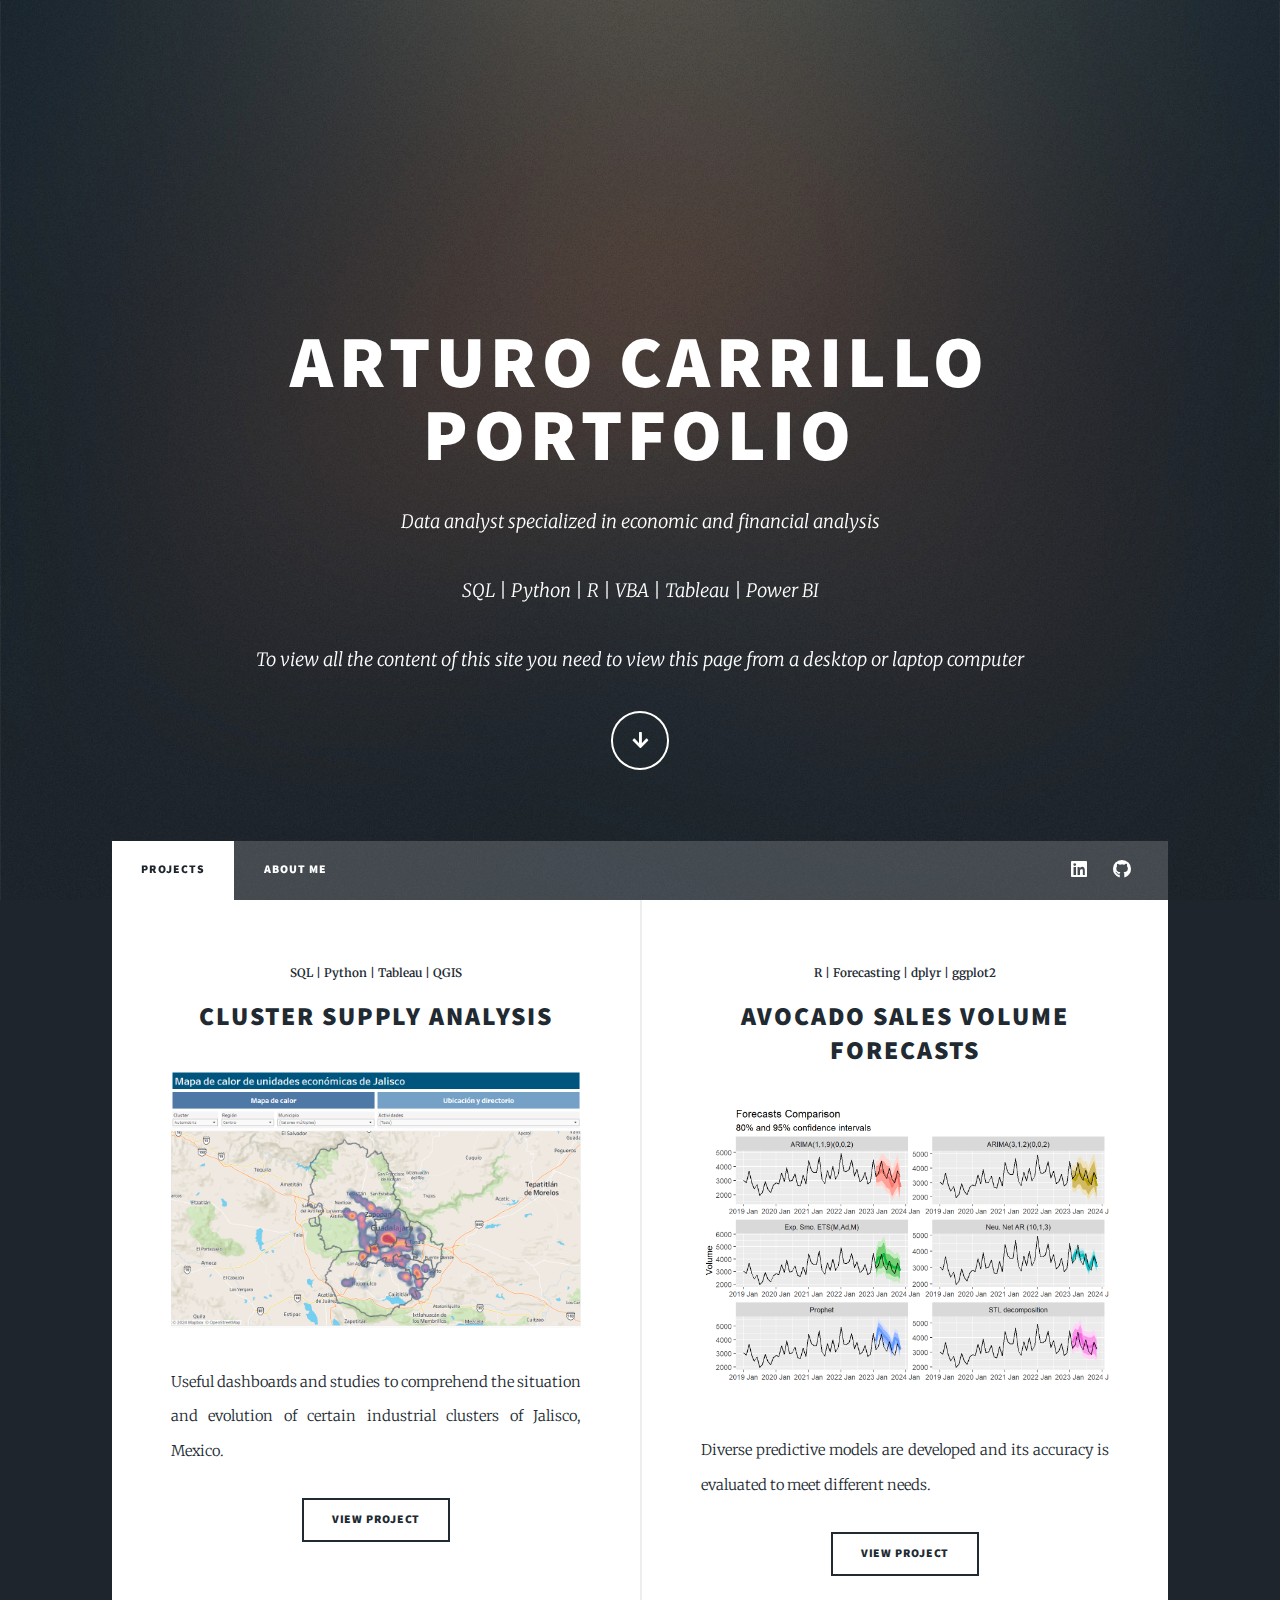
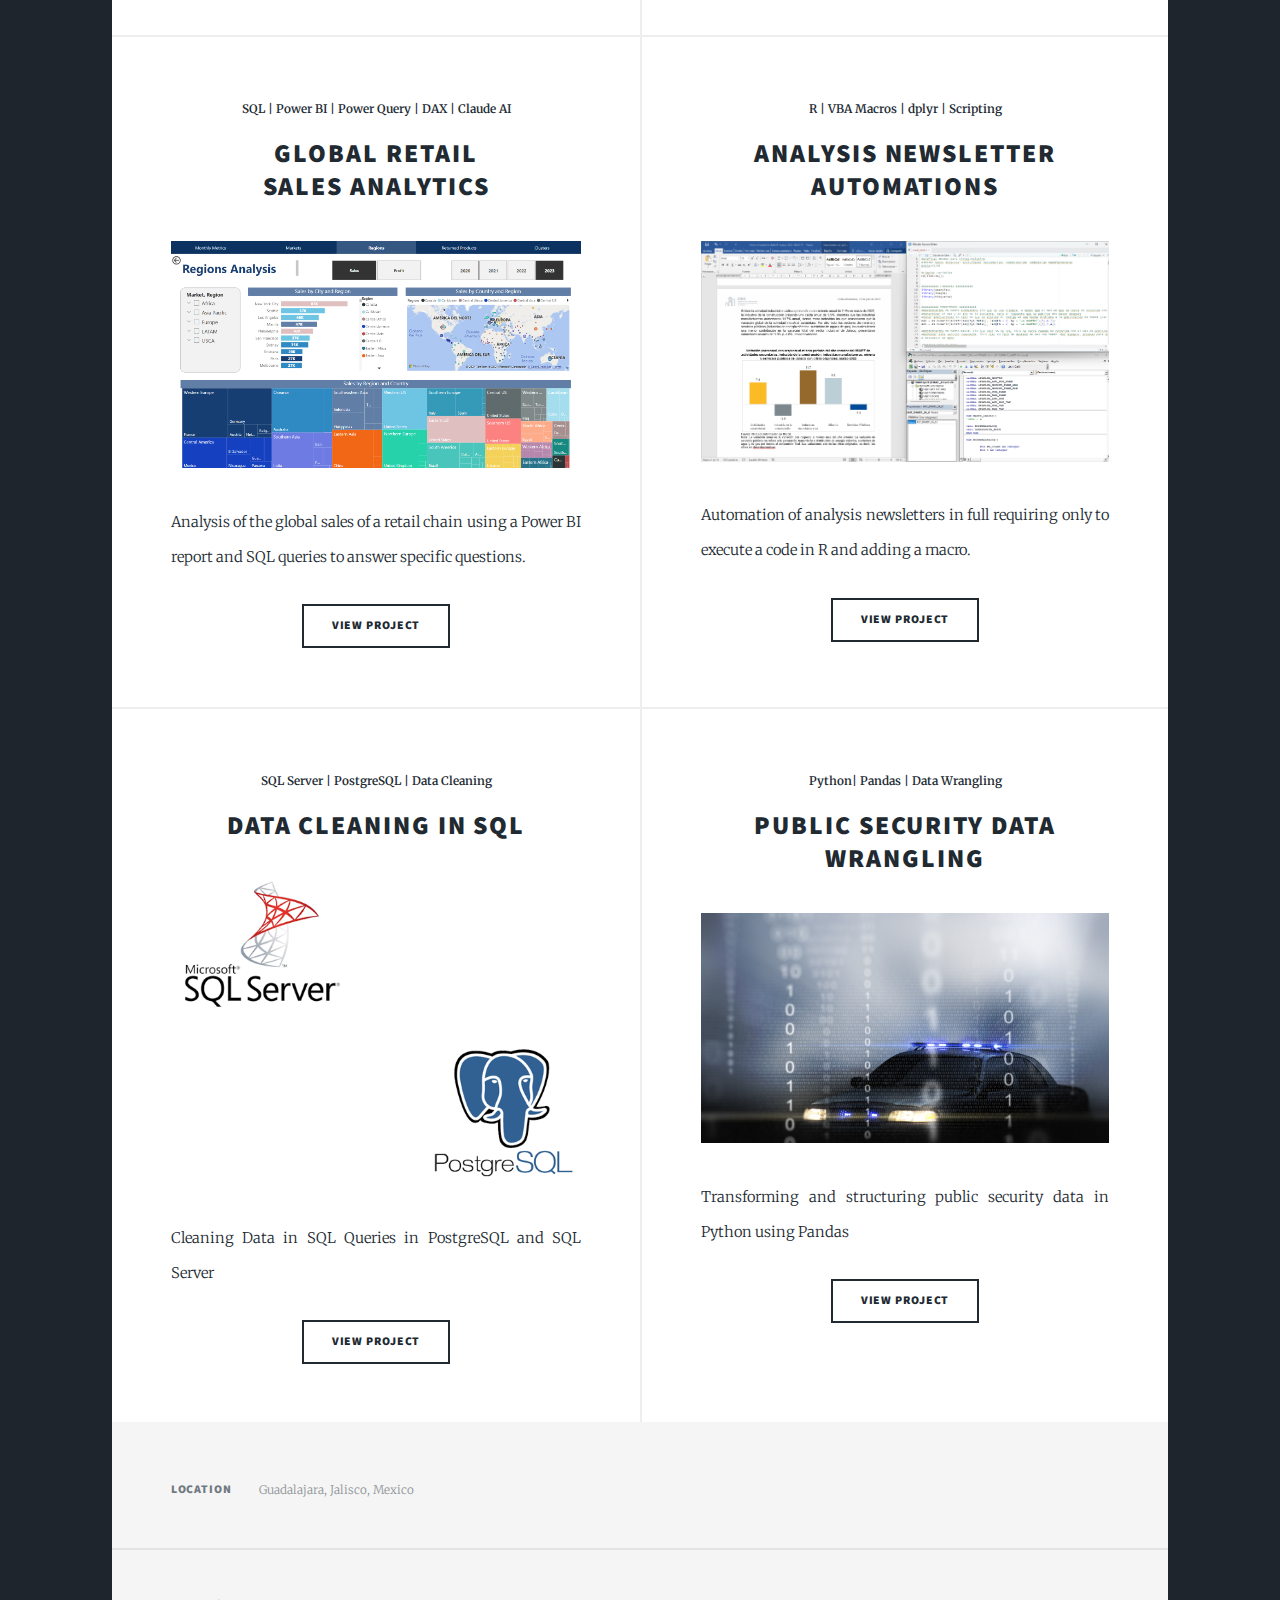
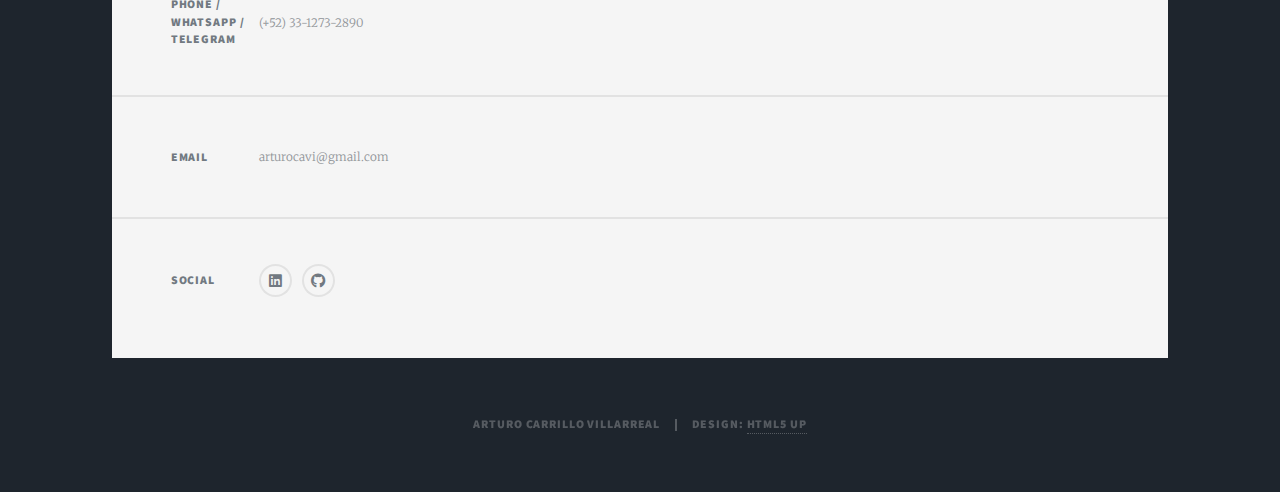
<file: index.html>
<!DOCTYPE HTML>
<!--
	Portafolio V1
	01/08/2024
-->
<html>
	<head>
		<title>Arturo Carrillo's Portfolio</title>
		<meta charset="utf-8" />
		<meta name="viewport" content="width=device-width, initial-scale=1, user-scalable=no" />
		<link rel="stylesheet" href="assets/css/main.css" />
		<noscript><link rel="stylesheet" href="assets/css/noscript.css" /></noscript>
	</head>
	<body class="is-preload">

		<!-- Wrapper -->
			<div id="wrapper" class="fade-in">

				<!-- Intro -->
					<div id="intro">
						<h1>Arturo Carrillo<br />
						Portfolio</h1>
						<p>Data analyst specialized in economic and financial analysis</p>
						<p>SQL | Python | R | VBA | Tableau | Power BI</p>
						<p>To view all the content of this site you need to view this page from a desktop or laptop computer</p>
						<ul class="actions">
							<li><a href="#header" class="button icon solid solo fa-arrow-down scrolly">Continue</a></li>
						</ul>
					</div>

				<!-- Header -->
					<header id="header">
						<a href="index.html" class="logo">Portfolio</a>
					</header>

				<!-- Nav -->
					<nav id="nav">
						<ul class="links">
							<li class="active"><a href="index.html">Projects</a></li>
							<li><a href="about.html">About me</a></li>
						</ul>
						<ul class="icons">
							<li><a href="https://www.linkedin.com/in/arturocv/" class="icon brands fa-linkedin"><span class="label">LinkedIn</span></a></li>
							<li><a href="https://github.com/arturocavi" class="icon brands fa-github"><span class="label">GitHub</span></a></li>
						</ul>
					</nav>

				<!-- Main -->
					<div id="main">

						<!-- Posts -->
							<section class="posts">
								<article>
									<header>
										<span class="date"><b>SQL | Python | Tableau | QGIS</b></span>
										<h2><a href="cluster_supply.html">Cluster Supply Analysis</a></h2>
									</header>
									<a href="cluster_supply.html" class="image fit"><img src="images/cluster_map.png" alt="Cluster map" /></a>
									<p>Useful dashboards and studies to comprehend the situation and evolution of certain industrial clusters of Jalisco, Mexico.</p>
									<ul class="actions special">
										<li><a href="cluster_supply.html" class="button">View Project</a></li>
									</ul>
								</article>
								<article>
									<header>
										<span class="date"><b>R | Forecasting | dplyr | ggplot2</b></span>
										<h2><a href="https://arturocavi.github.io/avocado_forecasts/" target="_blank">Avocado Sales Volume<br />
											Forecasts</a></h2>
									</header>
									<a href="https://arturocavi.github.io/avocado_forecasts/" class="image fit" target="_blank"><img src="images/forecasts.png" alt="Forecasting plots" /></a>
									<p>Diverse predictive models are developed and its accuracy is evaluated to meet different needs.</p>
									<ul class="actions special">
										<li><a href="https://arturocavi.github.io/avocado_forecasts/" class="button" target="_blank">View Project</a></li>
									</ul>
								</article>
								<article>
									<header>
										<span class="date"><b>SQL | Power BI | Power Query | DAX | Claude AI</b></span>
										<h2><a href="retail_sales.html">Global Retail<br />
											Sales Analytics</a></h2>
									</header>
									<a href="retail_sales.html" class="image fit"><img src="images/power_bi_reg.png" alt="Power BI report" /></a>
									<p>Analysis of the global sales of a retail chain using a Power BI report and SQL queries to answer specific questions.
									</p>
									<ul class="actions special">
										<li><a href="retail_sales.html" class="button">View Project</a></li>
									</ul>
								</article>
								<article>
									<header>
										<span class="date"><b>R | VBA Macros | dplyr | Scripting</b></span>
										<h2><a href="newsletter_automation.html">Analysis Newsletter Automations</a></h2>
									</header>
									<a href="newsletter_automation.html" class="image fit"><img src="images/autom_anl.png" alt="Automated newsletter" /></a>
									<p>Automation of analysis newsletters in full requiring only to execute a code in R and adding a macro.</p>
									<ul class="actions special">
										<li><a href="newsletter_automation.html" class="button">View Project</a></li>
									</ul>
								</article>
								<article>
									<header>
										<span class="date"><b>SQL Server | PostgreSQL | Data Cleaning</b></span>
										<h2><a href="https://github.com/arturocavi/cleaning_in_sql" target="_blank">Data Cleaning in SQL</a></h2>
									</header>
									<a href="https://github.com/arturocavi/cleaning_in_sql" class="image fit" target="_blank"><img src="images/sql_server_postgresql_logos.png" alt="SQL Server and PostgreSQL Logos" /></a>
									<p>Cleaning Data in SQL Queries in PostgreSQL and SQL Server</p>
									<ul class="actions special">
										<li><a href="https://github.com/arturocavi/cleaning_in_sql" class="button" target="_blank">View Project</a></li>
									</ul>
								</article>
								<article>
									<header>
										<span class="date"><b>Python| Pandas | Data Wrangling</b></span>
										<h2><a href="https://github.com/arturocavi/ensu_wrangling" target="_blank">Public Security Data Wrangling </a></h2>
									</header>
									<a href="https://github.com/arturocavi/ensu_wrangling" class="image fit" target="_blank"><img src="images/patrol_car_01.jpg" alt="SQL Server and PostgreSQL Logos" /></a>
									<p>Transforming and structuring public security data in Python using Pandas</p>
									<ul class="actions special">
										<li><a href="https://github.com/arturocavi/ensu_wrangling" class="button" target="_blank">View Project</a></li>
									</ul>
								</article>
							</section>

					</div>

				<!-- Footer -->
					<footer id="footer">
						<section class="split contact">
							<section class="alt">
								<h3>Location</h3>
								<p>Guadalajara, Jalisco, Mexico</p>
							</section>
							<section>
								<h3>Phone / WhatsApp / Telegram</h3>
								<p>(+52) 33-1273-2890</p>
							</section>
							<section>
								<h3>Email</h3>
								<p>arturocavi@gmail.com</p>
							</section>
							<section>
								<h3>Social</h3>
								<ul class="icons alt">
									<li><a href="https://www.linkedin.com/in/arturocv/" class="icon brands alt fa-linkedin"><span class="label">LinkedIn</span></a></li>
									<li><a href="https://github.com/arturocavi" class="icon brands alt fa-github"><span class="label">GitHub</span></a></li>
								</ul>
							</section>
						</section>
					</footer>

				<!-- Copyright -->
					<div id="copyright">
						<ul><li>Arturo Carrillo Villarreal</li><li>Design: <a href="https://html5up.net">HTML5 UP</a></li></ul>
					</div>

			</div>

		<!-- Scripts -->
			<script src="assets/js/jquery.min.js"></script>
			<script src="assets/js/jquery.scrollex.min.js"></script>
			<script src="assets/js/jquery.scrolly.min.js"></script>
			<script src="assets/js/browser.min.js"></script>
			<script src="assets/js/breakpoints.min.js"></script>
			<script src="assets/js/util.js"></script>
			<script src="assets/js/main.js"></script>

	</body>
</html>
</file>
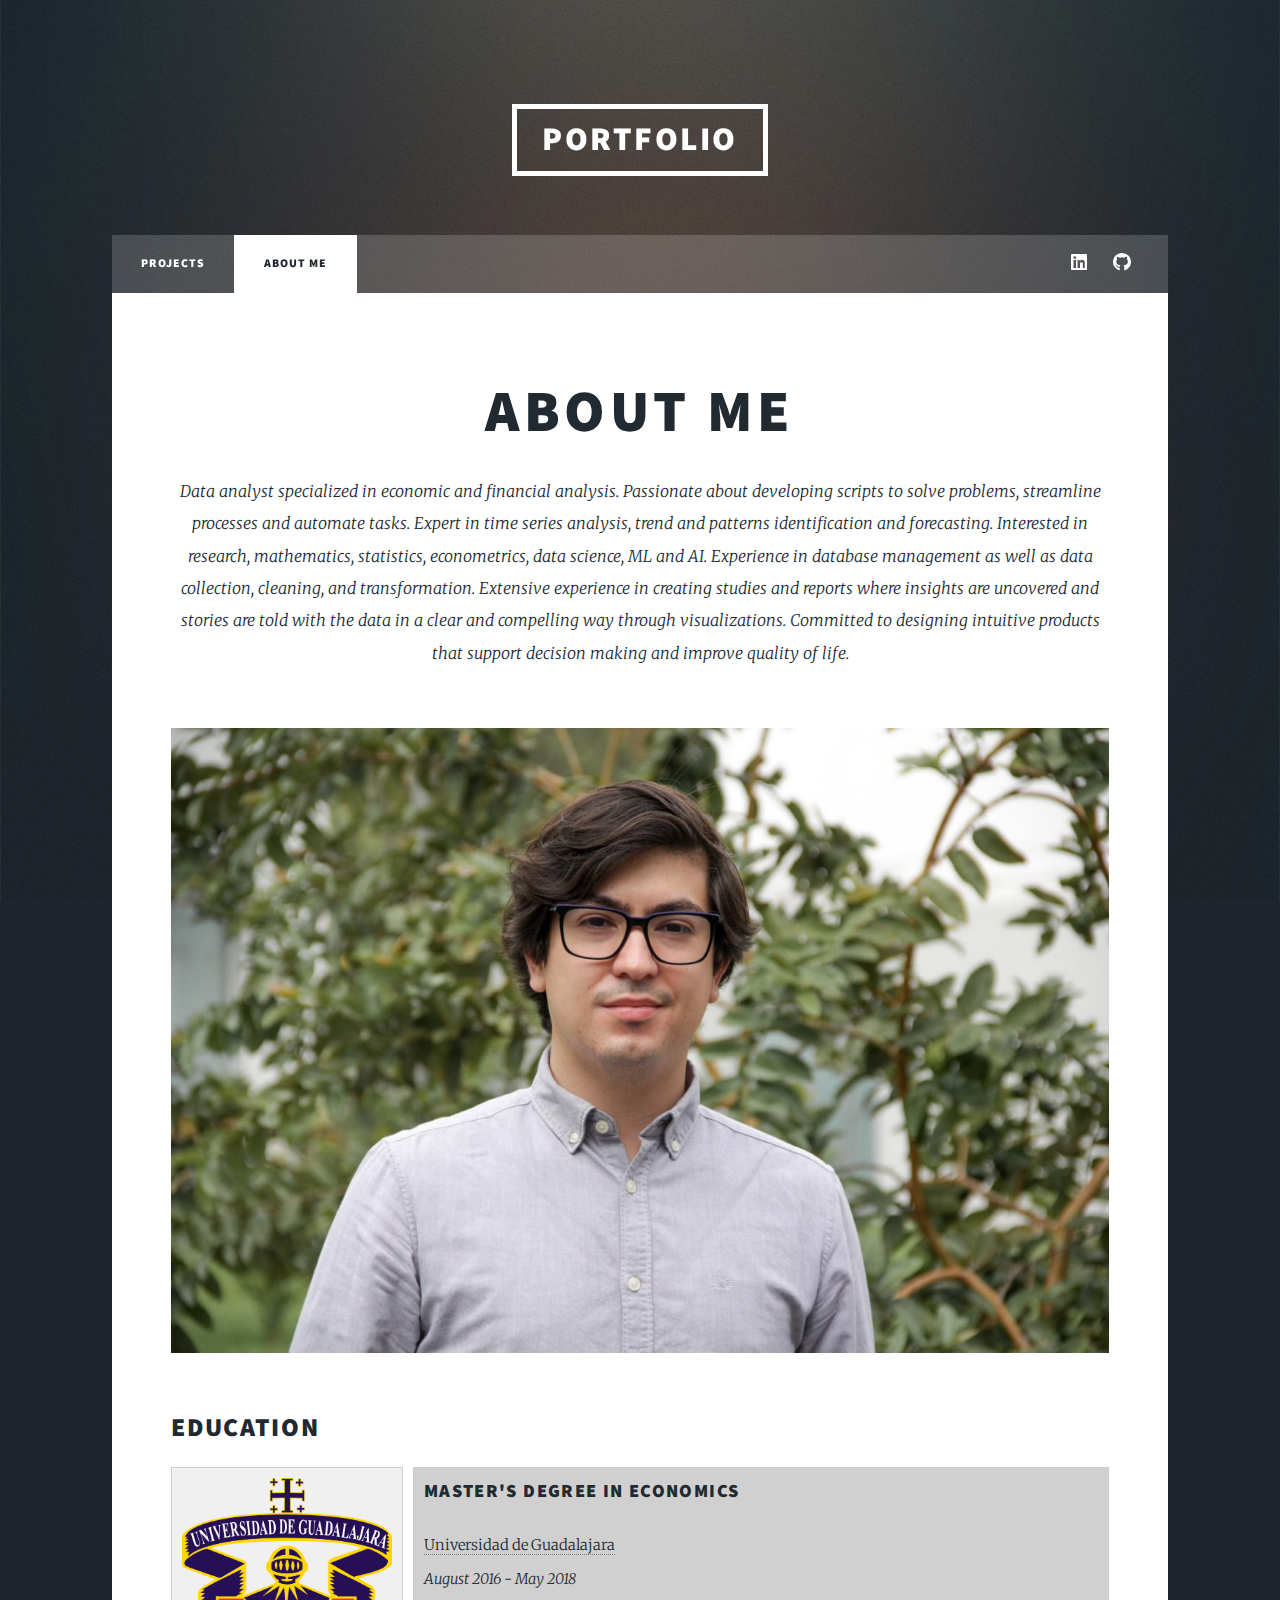
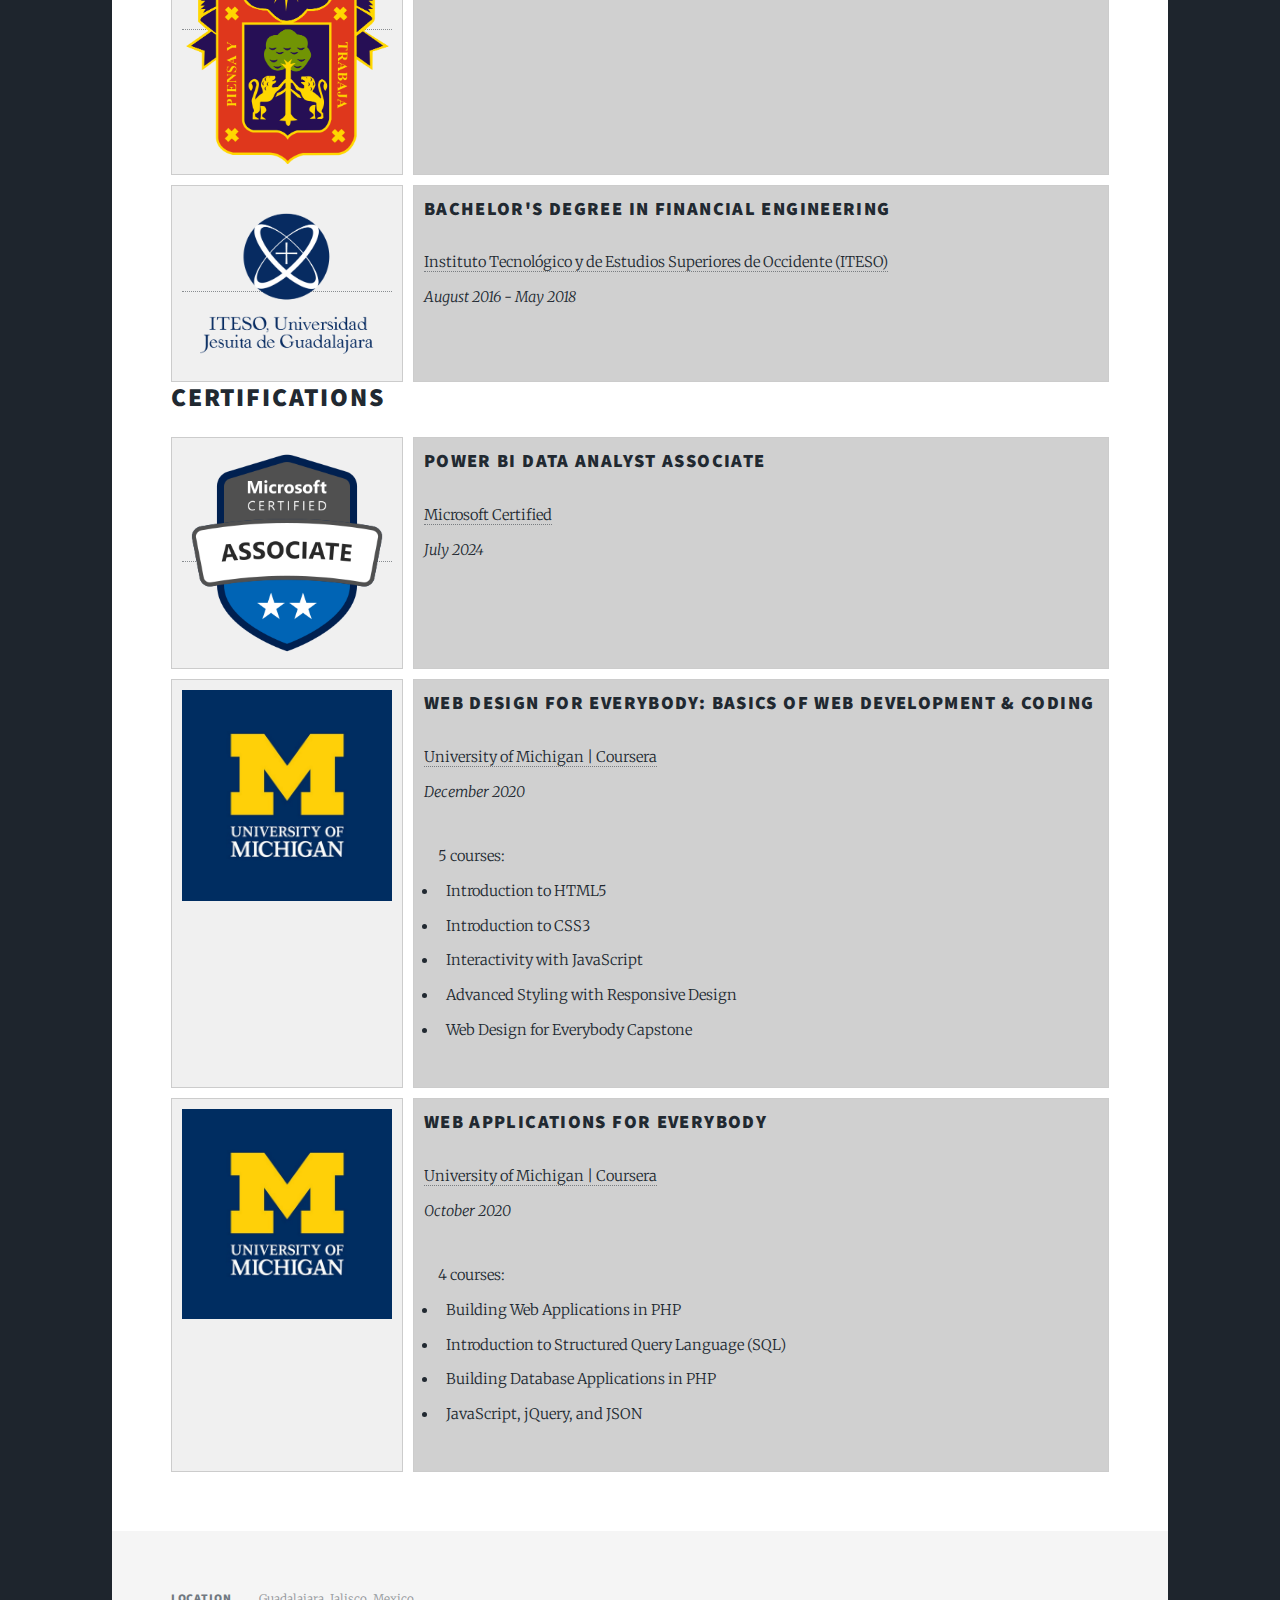
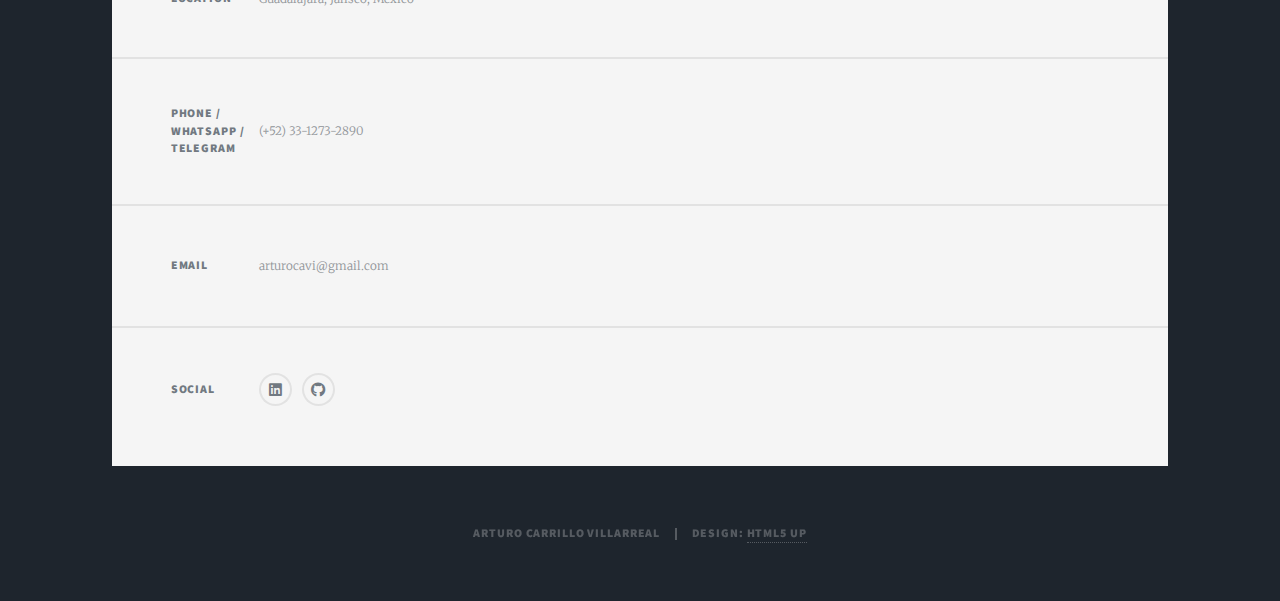
<file: about.html>
<!DOCTYPE HTML>
<!--
	Portafolio V1
	01/08/2024
-->
<html>
	<head>
		<title>About me</title>
		<meta charset="utf-8" />
		<meta name="viewport" content="width=device-width, initial-scale=1, user-scalable=no" />
		<link rel="stylesheet" href="assets/css/main.css" />
		<noscript><link rel="stylesheet" href="assets/css/noscript.css" /></noscript>
	</head>
	<body class="is-preload">

		<!-- Wrapper -->
			<div id="wrapper">

				<!-- Header -->
					<header id="header">
						<a href="index.html" class="logo">Portfolio</a>
					</header>

				<!-- Nav -->
					<nav id="nav">
						<ul class="links">
							<li><a href="index.html">Projects</a></li>
							<li class="active"><a href="about.html">About me</a></li>
						</ul>
						<ul class="icons">
							<li><a href="https://www.linkedin.com/in/arturocv/" class="icon brands fa-linkedin"><span class="label">LinkedIn</span></a></li>
							<li><a href="https://github.com/arturocavi" class="icon brands fa-github"><span class="label">GitHub</span></a></li>
			</ul>
					</nav>

				<!-- Main -->
					<div id="main">

						<!-- Post -->
							<section class="post">
								<header class="major">
									<h1>About me</h1>
									<p>Data analyst specialized in economic and financial analysis. 
										Passionate about developing scripts to solve problems, streamline processes and automate tasks. 
										Expert in time series analysis, trend and patterns identification and forecasting. 
										Interested in research, mathematics, statistics, econometrics, data science, ML and AI. 
										Experience in database management as well as data collection, cleaning, and transformation. 
										Extensive experience in creating studies and reports where insights are uncovered and stories are told 
										with the data in a clear and compelling way through visualizations. 
										Committed to designing intuitive products that support decision making and improve quality of life.
									</p>
								</header>
								
								<div class="image main"><img src="images/me.jpg" alt="Arturo" /></div>
								
								<h2>Education</h2>
								<div class="logo_container">
									<div class="logo_column logo_column1">
										<a href="https://www.udg.mx/en?q=es" target="_blank"><img src="images/udg.png" alt="UdG logo" /></a>
									</div>
									<div class="logo_column logo_column2">
										<h3>Master's Degree in Economics</h3>
										<p><a href="https://www.udg.mx/en?q=es" target="_blank">Universidad de Guadalajara</a><br/>
											<em>August 2016 - May 2018</em>
										</p>
									</div>

									<div class="logo_column logo_column1">
										<a href="https://www.iteso.mx/en/" target="_blank"><img src="images/iteso.png" alt="ITESO logo" /></a>
									</div>
									<div class="logo_column logo_column2">
										<h3>Bachelor's Degree in Financial Engineering</h3>
										<p><a href="https://www.iteso.mx/en/" target="_blank">Instituto Tecnológico y de Estudios Superiores de Occidente (ITESO)</a><br/>
											<em>August 2016 - May 2018</em>
										</p>
									</div>
								</div>

								<h2>Certifications</h2>
								<div class="logo_container">
									<div class="logo_column logo_column1">
										<a href="https://learn.microsoft.com/api/credentials/share/en-us/ArturoCarrilloVillarreal-1879/2A364380ED9DE3CD?sharingId=BC188C041E7A369D" target="_blank"><img src="images/ms_cert_pbi_png_cc.png" alt="Power BI Certified" /></a>
									</div>
									<div class="logo_column logo_column2">
										<h3>Power BI Data Analyst Associate</h3>
										<p><a href="https://learn.microsoft.com/api/credentials/share/en-us/ArturoCarrilloVillarreal-1879/2A364380ED9DE3CD?sharingId=BC188C041E7A369D" target="_blank">Microsoft Certified</a><br/>
											<em>July 2024</em>
										</p>
									</div>
									
									<div class="logo_column logo_column1">
										<a href="https://coursera.org/verify/specialization/EYE9DKYY83R6" target="_blank"><img src="images/univ_mich_jpg.jpg" alt="University of Michigan" /></a>
									</div>
									<div class="logo_column logo_column2">
										<h3>Web Design for Everybody: Basics of Web Development & Coding</h3>
										<p><a href="https://coursera.org/verify/specialization/EYE9DKYY83R6" target="_blank">University of Michigan | Coursera</a><br/>
											<em>December 2020</em>
											<ul>5 courses:
												<li>Introduction to HTML5</li>
												<li>Introduction to CSS3</li>
												<li>Interactivity with JavaScript</li>
												<li>Advanced Styling with Responsive Design</li>
												<li>Web Design for Everybody Capstone</li>
										</p>
									</div>

									<div class="logo_column logo_column1">
										<a href="https://coursera.org/verify/specialization/4CDTSE7GY3CP" target="_blank"><img src="images/univ_mich_jpg.jpg" alt="University of Michigan" /></a>
									</div>
									<div class="logo_column logo_column2">
										<h3>Web Applications for Everybody</h3>
										<p><a href="https://coursera.org/verify/specialization/4CDTSE7GY3CP" target="_blank">University of Michigan | Coursera</a><br/>
											<em>October 2020</em>
											<ul>4 courses:
												<li>Building Web Applications in PHP</li>
												<li>Introduction to Structured Query Language (SQL)</li>
												<li>Building Database Applications in PHP</li>
												<li>JavaScript, jQuery, and JSON</li>
											</ul>
										</p>
									</div>
								</div>
							</section>

					</div>

				<!-- Footer -->
				<footer id="footer">
					<section class="split contact">
						<section class="alt">
							<h3>Location</h3>
							<p>Guadalajara, Jalisco, Mexico</p>
						</section>
						<section>
							<h3>Phone / WhatsApp / Telegram</h3>
							<p>(+52) 33-1273-2890</p>
						</section>
						<section>
							<h3>Email</h3>
							<p>arturocavi@gmail.com</p>
						</section>
						<section>
							<h3>Social</h3>
							<ul class="icons alt">
								<li><a href="https://www.linkedin.com/in/arturocv/" class="icon brands alt fa-linkedin"><span class="label">LinkedIn</span></a></li>
								<li><a href="https://github.com/arturocavi" class="icon brands alt fa-github"><span class="label">GitHub</span></a></li>
							</ul>
						</section>
					</section>
				</footer>

				<!-- Copyright -->
					<div id="copyright">
						<ul><li>Arturo Carrillo Villarreal</li><li>Design: <a href="https://html5up.net">HTML5 UP</a></li></ul>
					</div>

			</div>

		<!-- Scripts -->
			<script src="assets/js/jquery.min.js"></script>
			<script src="assets/js/jquery.scrollex.min.js"></script>
			<script src="assets/js/jquery.scrolly.min.js"></script>
			<script src="assets/js/browser.min.js"></script>
			<script src="assets/js/breakpoints.min.js"></script>
			<script src="assets/js/util.js"></script>
			<script src="assets/js/main.js"></script>

	</body>
</html>
</file>
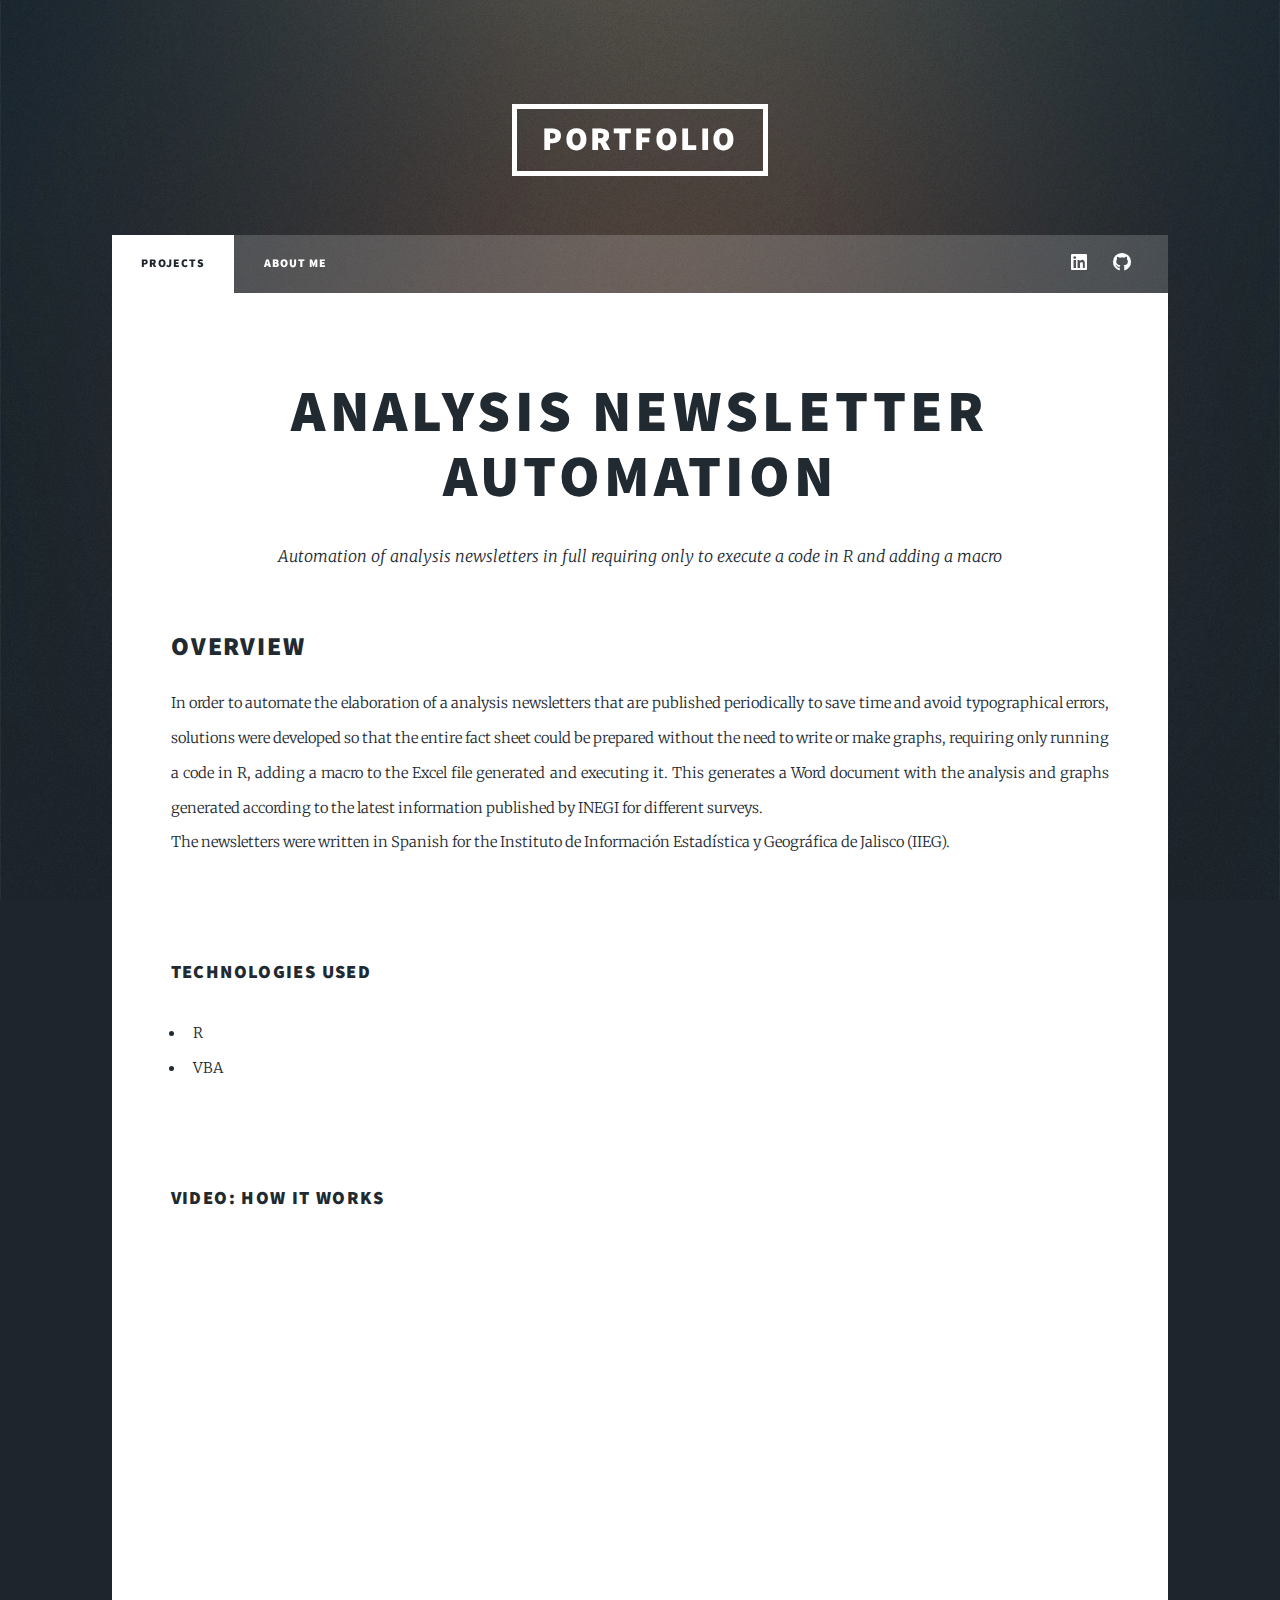
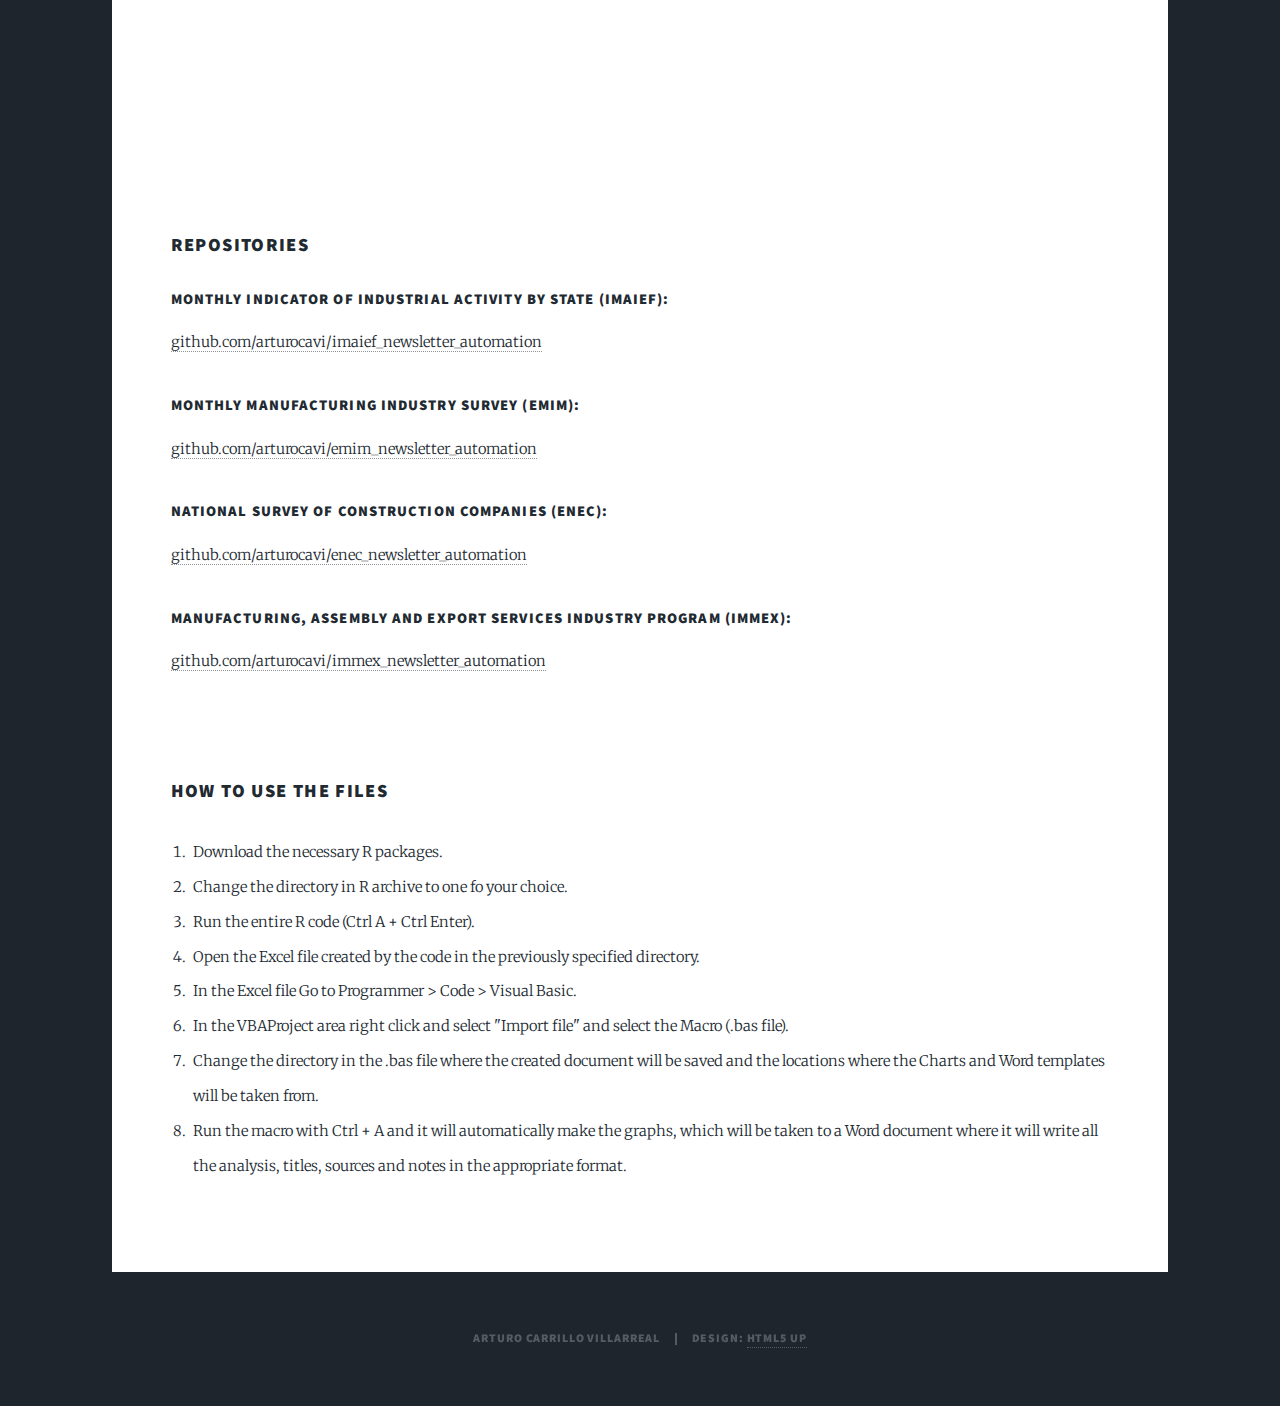
<file: newsletter_automation.html>
<!DOCTYPE HTML>
<!--
	Portafolio V1
	01/08/2024
-->
<html>
	<head>
		<title>Analysis Newsletter Automation</title>
		<meta charset="utf-8" />
		<meta name="viewport" content="width=device-width, initial-scale=1, user-scalable=no" />
		<link rel="stylesheet" href="assets/css/main.css" />
		<noscript><link rel="stylesheet" href="assets/css/noscript.css" /></noscript>
	</head>
	<body class="is-preload">

		<!-- Wrapper -->
			<div id="wrapper">

				<!-- Header -->
					<header id="header">
						<a href="index.html" class="logo">Portfolio</a>
					</header>

				<!-- Nav -->
					<nav id="nav">
						<ul class="links">
							<li class="active"><a href="index.html">Projects</a></li>
							<li><a href="about.html">About me</a></li>
						</ul>
						<ul class="icons">
							<li><a href="https://www.linkedin.com/in/arturocv/" class="icon brands fa-linkedin"><span class="label">LinkedIn</span></a></li>
							<li><a href="https://github.com/arturocavi" class="icon brands fa-github"><span class="label">GitHub</span></a></li>
						</ul>
					</nav>

				<!-- Main -->
					<div id="main">

						<!-- Post -->
							<section class="post">
								<header class="major">
									<h1>Analysis Newsletter Automation</h1>
									<p>Automation of analysis newsletters in full requiring only to execute a code in R and adding a macro</p>
								</header>
								<h2>Overview</h2>
								<p>In order to automate the elaboration of a analysis newsletters that are published periodically to save time and avoid typographical errors, 
									solutions were developed so that the entire fact sheet could be prepared without the need to write or make graphs, requiring only running a 
									code in R, adding a macro to the Excel file generated and executing it. This generates a Word document with the analysis and graphs generated 
									according to the latest information published by INEGI for different surveys. 
									<br>
									The newsletters were written in Spanish for the Instituto de Información Estadística y Geográfica de Jalisco (IIEG).
								</p>

								<br>
								<br>
								<h3>Technologies Used</h3>
								<p>
									<ul>
										<li>R</li>
										<li>VBA</li>
									</ul>
								</p>
								
								<br>
								<br>
								<h3>Video: How it works</h3>
								<div style="position: relative; padding-bottom: 56.25%; height: 0;">
									<iframe src="https://www.loom.com/embed/51cc753a0b874643a2696ab62ccde71e?sid=edcf9aad-4752-447b-956b-251fbebd2655" frameborder="0" webkitallowfullscreen mozallowfullscreen allowfullscreen style="position: absolute; top: 0; left: 0; width: 100%; height: 100%;"></iframe>
								</div>

								<br>
								<br>
								<h3>Repositories</h3>
								<p>
									<h4>Monthly Indicator of Industrial Activity by State (IMAIEF):</h4>
									<a href="https://github.com/arturocavi/imaief_newsletter_automation" target="_blank">github.com/arturocavi/imaief_newsletter_automation</a>
									<br>
									<br>

									<h4>Monthly Manufacturing Industry Survey (EMIM):</h4>
									<a href="https://github.com/arturocavi/emim_newsletter_automation" target="_blank">github.com/arturocavi/emim_newsletter_automation</a>
									<br>
									<br>

									<h4>National Survey of Construction Companies (ENEC):</h4>
									<a href="https://github.com/arturocavi/enec_newsletter_automation" target="_blank">github.com/arturocavi/enec_newsletter_automation</a>
									<br>
									<br>

									<h4>Manufacturing, Assembly and Export Services Industry Program (IMMEX):</h4>
									<a href="https://github.com/arturocavi/immex_newsletter_automation" target="_blank">github.com/arturocavi/immex_newsletter_automation</a>
								</p>

								<br>
								<br>
								<h3>How to use the Files</h3>
								<p>
									<ol>
										<li>Download the necessary R packages.</li>
										<li>Change the directory in R archive to one fo your choice.</li>
										<li>Run the entire R code (Ctrl A + Ctrl Enter).</li>
										<li>Open the Excel file created by the code in the previously specified directory.</li>
										<li>In the Excel file Go to Programmer > Code > Visual Basic.</li>
										<li>In the VBAProject area right click and select "Import file" and select the Macro (.bas file).</li>
										<li>Change the directory in the .bas file where the created document will be saved and the locations where the Charts and Word templates will be taken from.</li>
										<li>Run the macro with Ctrl + A and it will automatically make the graphs, which will be taken to a Word document where it will write all the analysis, titles, sources and notes in the appropriate format.</li>
									</ol>
								</p>
							</section>

					</div>

				<!-- Copyright -->
					<div id="copyright">
						<ul><li>Arturo Carrillo Villarreal</li><li>Design: <a href="https://html5up.net">HTML5 UP</a></li></ul>
					</div>

			</div>

		<!-- Scripts -->
			<script src="assets/js/jquery.min.js"></script>
			<script src="assets/js/jquery.scrollex.min.js"></script>
			<script src="assets/js/jquery.scrolly.min.js"></script>
			<script src="assets/js/browser.min.js"></script>
			<script src="assets/js/breakpoints.min.js"></script>
			<script src="assets/js/util.js"></script>
			<script src="assets/js/main.js"></script>

	</body>
</html>
</file>
<file: assets/css/main.css>
@import url(fontawesome-all.min.css);
@import url("https://fonts.googleapis.com/css?family=Merriweather:300,700,300italic,700italic|Source+Sans+Pro:900");

/*
	Massively by HTML5 UP
	html5up.net | @ajlkn
	Free for personal and commercial use under the CCA 3.0 license (html5up.net/license)
*/

html, body, div, span, applet, object,
iframe, h1, h2, h3, h4, h5, h6, p, blockquote,
pre, a, abbr, acronym, address, big, cite,
code, del, dfn, em, img, ins, kbd, q, s, samp,
small, strike, strong, sub, sup, tt, var, b,
u, i, center, dl, dt, dd, ol, ul, li, fieldset,
form, label, legend, table, caption, tbody,
tfoot, thead, tr, th, td, article, aside,
canvas, details, embed, figure, figcaption,
footer, header, hgroup, menu, nav, output, ruby,
section, summary, time, mark, audio, video {
	margin: 0;
	padding: 0;
	border: 0;
	font-size: 100%;
	font: inherit;
	vertical-align: baseline;}

article, aside, details, figcaption, figure,
footer, header, hgroup, menu, nav, section {
	display: block;}

body {
	line-height: 1;
}

ol, ul {
	list-style: none;
}

blockquote, q {
	quotes: none;
}

	blockquote:before, blockquote:after, q:before, q:after {
		content: '';
		content: none;
	}

table {
	border-collapse: collapse;
	border-spacing: 0;
}

body {
	-webkit-text-size-adjust: none;
}

mark {
	background-color: transparent;
	color: inherit;
}

input::-moz-focus-inner {
	border: 0;
	padding: 0;
}

input, select, textarea {
	-moz-appearance: none;
	-webkit-appearance: none;
	-ms-appearance: none;
	appearance: none;
}

/* Basic */

	@-ms-viewport {
		width: device-width;
	}

	body {
		-ms-overflow-style: scrollbar;
	}

	@media screen and (max-width: 480px) {

		html, body {
			min-width: 320px;
		}

	}

	html {
		box-sizing: border-box;
	}

	*, *:before, *:after {
		box-sizing: inherit;
	}

	body {
		background-color: #1e252d;
	}

		body.is-preload *, body.is-preload *:before, body.is-preload *:after {
			-moz-animation: none !important;
			-webkit-animation: none !important;
			-ms-animation: none !important;
			animation: none !important;
			-moz-transition: none !important;
			-webkit-transition: none !important;
			-ms-transition: none !important;
			transition: none !important;
		}

/* Type */

	html {
		font-size: 16pt;
	}

		@media screen and (max-width: 1680px) {

			html {
				font-size: 12pt;
			}

		}

		@media screen and (max-width: 1280px) {

			html {
				font-size: 11pt;
			}

		}

		@media screen and (max-width: 360px) {

			html {
				font-size: 10pt;
			}

		}

	body {
		color: #212931;
	}

	body, input, select, textarea {
		font-family: "Merriweather", Georgia, serif;
		font-weight: 300;
		font-size: 1rem;
		line-height: 2.375;
	}

	a {
		-moz-transition: color 0.2s ease-in-out, background-color 0.2s ease-in-out, border-color 0.2s ease-in-out, box-shadow 0.2s ease-in-out;
		-webkit-transition: color 0.2s ease-in-out, background-color 0.2s ease-in-out, border-color 0.2s ease-in-out, box-shadow 0.2s ease-in-out;
		-ms-transition: color 0.2s ease-in-out, background-color 0.2s ease-in-out, border-color 0.2s ease-in-out, box-shadow 0.2s ease-in-out;
		transition: color 0.2s ease-in-out, background-color 0.2s ease-in-out, border-color 0.2s ease-in-out, box-shadow 0.2s ease-in-out;
		border-bottom: dotted 1px;
		text-decoration: none;
	}

		a:hover {
			border-bottom-color: transparent;
		}

	strong, b {
		font-weight: 600;
	}

	em, i {
		font-style: italic;
	}

	p {
		text-align: justify;
		margin: 0 0 2rem 0;
	}

	h1, h2, h3, h4, h5, h6 {
		font-family: "Source Sans Pro", Helvetica, sans-serif;
		font-weight: 900;
		line-height: 1.5;
		letter-spacing: 0.075em;
		text-transform: uppercase;
		margin: 0 0 1rem 0;
	}

		h1 a, h2 a, h3 a, h4 a, h5 a, h6 a {
			border-bottom: 0;
			color: inherit;
			text-decoration: none;
		}

	h1 {
		font-size: 4rem;
		line-height: 1.1;
		margin: 0 0 2rem 0;
	}

	h2 {
		font-size: 1.75rem;
		line-height: 1.3;
		margin: 0 0 1.5rem 0;
	}

	h3 {
		font-size: 1.25rem;
		margin: 0 0 1.5rem 0;
	}

	h4 {
		font-size: 1rem;
	}

	h5 {
		font-size: 0.9rem;
	}

	h6 {
		font-size: 0.8rem;
	}

	sub {
		font-size: 0.8rem;
		position: relative;
		top: 0.5rem;
	}

	sup {
		font-size: 0.8rem;
		position: relative;
		top: -0.5rem;
	}

	blockquote {
		border-left: solid 4px;
		font-style: italic;
		margin: 0 0 2rem 0;
		padding: 0.5rem 0 0.5rem 2rem;
	}

	code {
		border: solid 2px;
		font-family: "Courier New", monospace;
		font-size: 0.9rem;
		margin: 0 0.25rem;
		padding: 0.25rem 0.65rem;
	}

	pre {
		-webkit-overflow-scrolling: touch;
		font-family: "Courier New", monospace;
		font-size: 0.9rem;
		margin: 0 0 2rem 0;
	}

		pre code {
			display: block;
			line-height: 1.75;
			padding: 1rem 1.5rem;
			overflow-x: auto;
		}

	hr {
		border: 0;
		border-bottom: solid 2px;
		margin: 3rem 0;
	}

		hr.major {
			margin: 5rem 0;
		}

	.align-left {
		text-align: left;
	}

	.align-center {
		text-align: center;
	}

	.align-right {
		text-align: right;
	}

	input, select, textarea {
		color: #212931;
	}

	a {
		color: #212931;
		border-bottom-color: rgba(33, 41, 49, 0.5);
	}

		a:hover {
			border-bottom-color: transparent;
			color: #18bfef !important;
		}

	strong, b {
		color: #212931;
	}

	h1, h2, h3, h4, h5, h6 {
		color: #212931;
	}

	blockquote {
		border-left-color: #eeeeee;
	}

	code {
		background: rgba(220, 220, 220, 0.25);
		border-color: #eeeeee;
	}

	hr {
		border-bottom-color: #eeeeee;
	}

/* Row */

	.row {
		display: flex;
		flex-wrap: wrap;
		box-sizing: border-box;
		align-items: stretch;
	}

		.row > * {
			box-sizing: border-box;
		}

		.row.gtr-uniform > * > :last-child {
			margin-bottom: 0;
		}

		.row.aln-left {
			justify-content: flex-start;
		}

		.row.aln-center {
			justify-content: center;
		}

		.row.aln-right {
			justify-content: flex-end;
		}

		.row.aln-top {
			align-items: flex-start;
		}

		.row.aln-middle {
			align-items: center;
		}

		.row.aln-bottom {
			align-items: flex-end;
		}

		.row > .imp {
			order: -1;
		}

		.row > .col-1 {
			width: 8.33333%;
		}

		.row > .off-1 {
			margin-left: 8.33333%;
		}

		.row > .col-2 {
			width: 16.66667%;
		}

		.row > .off-2 {
			margin-left: 16.66667%;
		}

		.row > .col-3 {
			width: 25%;
		}

		.row > .off-3 {
			margin-left: 25%;
		}

		.row > .col-4 {
			width: 33.33333%;
		}

		.row > .off-4 {
			margin-left: 33.33333%;
		}

		.row > .col-5 {
			width: 41.66667%;
		}

		.row > .off-5 {
			margin-left: 41.66667%;
		}

		.row > .col-6 {
			width: 50%;
		}

		.row > .off-6 {
			margin-left: 50%;
		}

		.row > .col-7 {
			width: 58.33333%;
		}

		.row > .off-7 {
			margin-left: 58.33333%;
		}

		.row > .col-8 {
			width: 66.66667%;
		}

		.row > .off-8 {
			margin-left: 66.66667%;
		}

		.row > .col-9 {
			width: 75%;
		}

		.row > .off-9 {
			margin-left: 75%;
		}

		.row > .col-10 {
			width: 83.33333%;
		}

		.row > .off-10 {
			margin-left: 83.33333%;
		}

		.row > .col-11 {
			width: 91.66667%;
		}

		.row > .off-11 {
			margin-left: 91.66667%;
		}

		.row > .col-12 {
			width: 100%;
		}

		.row > .off-12 {
			margin-left: 100%;
		}

		.row.gtr-0 {
			margin-top: 0;
			margin-left: 0rem;
		}

			.row.gtr-0 > * {
				padding: 0 0 0 0rem;
			}

			.row.gtr-0.gtr-uniform {
				margin-top: 0rem;
			}

				.row.gtr-0.gtr-uniform > * {
					padding-top: 0rem;
				}

		.row.gtr-25 {
			margin-top: 0;
			margin-left: -0.375rem;
		}

			.row.gtr-25 > * {
				padding: 0 0 0 0.375rem;
			}

			.row.gtr-25.gtr-uniform {
				margin-top: -0.375rem;
			}

				.row.gtr-25.gtr-uniform > * {
					padding-top: 0.375rem;
				}

		.row.gtr-50 {
			margin-top: 0;
			margin-left: -0.75rem;
		}

			.row.gtr-50 > * {
				padding: 0 0 0 0.75rem;
			}

			.row.gtr-50.gtr-uniform {
				margin-top: -0.75rem;
			}

				.row.gtr-50.gtr-uniform > * {
					padding-top: 0.75rem;
				}

		.row {
			margin-top: 0;
			margin-left: -1.5rem;
		}

			.row > * {
				padding: 0 0 0 1.5rem;
			}

			.row.gtr-uniform {
				margin-top: -1.5rem;
			}

				.row.gtr-uniform > * {
					padding-top: 1.5rem;
				}

		.row.gtr-150 {
			margin-top: 0;
			margin-left: -2.25rem;
		}

			.row.gtr-150 > * {
				padding: 0 0 0 2.25rem;
			}

			.row.gtr-150.gtr-uniform {
				margin-top: -2.25rem;
			}

				.row.gtr-150.gtr-uniform > * {
					padding-top: 2.25rem;
				}

		.row.gtr-200 {
			margin-top: 0;
			margin-left: -3rem;
		}

			.row.gtr-200 > * {
				padding: 0 0 0 3rem;
			}

			.row.gtr-200.gtr-uniform {
				margin-top: -3rem;
			}

				.row.gtr-200.gtr-uniform > * {
					padding-top: 3rem;
				}

		@media screen and (max-width: 1680px) {

			.row {
				display: flex;
				flex-wrap: wrap;
				box-sizing: border-box;
				align-items: stretch;
			}

				.row > * {
					box-sizing: border-box;
				}

				.row.gtr-uniform > * > :last-child {
					margin-bottom: 0;
				}

				.row.aln-left {
					justify-content: flex-start;
				}

				.row.aln-center {
					justify-content: center;
				}

				.row.aln-right {
					justify-content: flex-end;
				}

				.row.aln-top {
					align-items: flex-start;
				}

				.row.aln-middle {
					align-items: center;
				}

				.row.aln-bottom {
					align-items: flex-end;
				}

				.row > .imp-xlarge {
					order: -1;
				}

				.row > .col-1-xlarge {
					width: 8.33333%;
				}

				.row > .off-1-xlarge {
					margin-left: 8.33333%;
				}

				.row > .col-2-xlarge {
					width: 16.66667%;
				}

				.row > .off-2-xlarge {
					margin-left: 16.66667%;
				}

				.row > .col-3-xlarge {
					width: 25%;
				}

				.row > .off-3-xlarge {
					margin-left: 25%;
				}

				.row > .col-4-xlarge {
					width: 33.33333%;
				}

				.row > .off-4-xlarge {
					margin-left: 33.33333%;
				}

				.row > .col-5-xlarge {
					width: 41.66667%;
				}

				.row > .off-5-xlarge {
					margin-left: 41.66667%;
				}

				.row > .col-6-xlarge {
					width: 50%;
				}

				.row > .off-6-xlarge {
					margin-left: 50%;
				}

				.row > .col-7-xlarge {
					width: 58.33333%;
				}

				.row > .off-7-xlarge {
					margin-left: 58.33333%;
				}

				.row > .col-8-xlarge {
					width: 66.66667%;
				}

				.row > .off-8-xlarge {
					margin-left: 66.66667%;
				}

				.row > .col-9-xlarge {
					width: 75%;
				}

				.row > .off-9-xlarge {
					margin-left: 75%;
				}

				.row > .col-10-xlarge {
					width: 83.33333%;
				}

				.row > .off-10-xlarge {
					margin-left: 83.33333%;
				}

				.row > .col-11-xlarge {
					width: 91.66667%;
				}

				.row > .off-11-xlarge {
					margin-left: 91.66667%;
				}

				.row > .col-12-xlarge {
					width: 100%;
				}

				.row > .off-12-xlarge {
					margin-left: 100%;
				}

				.row.gtr-0 {
					margin-top: 0;
					margin-left: 0rem;
				}

					.row.gtr-0 > * {
						padding: 0 0 0 0rem;
					}

					.row.gtr-0.gtr-uniform {
						margin-top: 0rem;
					}

						.row.gtr-0.gtr-uniform > * {
							padding-top: 0rem;
						}

				.row.gtr-25 {
					margin-top: 0;
					margin-left: -0.375rem;
				}

					.row.gtr-25 > * {
						padding: 0 0 0 0.375rem;
					}

					.row.gtr-25.gtr-uniform {
						margin-top: -0.375rem;
					}

						.row.gtr-25.gtr-uniform > * {
							padding-top: 0.375rem;
						}

				.row.gtr-50 {
					margin-top: 0;
					margin-left: -0.75rem;
				}

					.row.gtr-50 > * {
						padding: 0 0 0 0.75rem;
					}

					.row.gtr-50.gtr-uniform {
						margin-top: -0.75rem;
					}

						.row.gtr-50.gtr-uniform > * {
							padding-top: 0.75rem;
						}

				.row {
					margin-top: 0;
					margin-left: -1.5rem;
				}

					.row > * {
						padding: 0 0 0 1.5rem;
					}

					.row.gtr-uniform {
						margin-top: -1.5rem;
					}

						.row.gtr-uniform > * {
							padding-top: 1.5rem;
						}

				.row.gtr-150 {
					margin-top: 0;
					margin-left: -2.25rem;
				}

					.row.gtr-150 > * {
						padding: 0 0 0 2.25rem;
					}

					.row.gtr-150.gtr-uniform {
						margin-top: -2.25rem;
					}

						.row.gtr-150.gtr-uniform > * {
							padding-top: 2.25rem;
						}

				.row.gtr-200 {
					margin-top: 0;
					margin-left: -3rem;
				}

					.row.gtr-200 > * {
						padding: 0 0 0 3rem;
					}

					.row.gtr-200.gtr-uniform {
						margin-top: -3rem;
					}

						.row.gtr-200.gtr-uniform > * {
							padding-top: 3rem;
						}

		}

		@media screen and (max-width: 1280px) {

			.row {
				display: flex;
				flex-wrap: wrap;
				box-sizing: border-box;
				align-items: stretch;
			}

				.row > * {
					box-sizing: border-box;
				}

				.row.gtr-uniform > * > :last-child {
					margin-bottom: 0;
				}

				.row.aln-left {
					justify-content: flex-start;
				}

				.row.aln-center {
					justify-content: center;
				}

				.row.aln-right {
					justify-content: flex-end;
				}

				.row.aln-top {
					align-items: flex-start;
				}

				.row.aln-middle {
					align-items: center;
				}

				.row.aln-bottom {
					align-items: flex-end;
				}

				.row > .imp-large {
					order: -1;
				}

				.row > .col-1-large {
					width: 8.33333%;
				}

				.row > .off-1-large {
					margin-left: 8.33333%;
				}

				.row > .col-2-large {
					width: 16.66667%;
				}

				.row > .off-2-large {
					margin-left: 16.66667%;
				}

				.row > .col-3-large {
					width: 25%;
				}

				.row > .off-3-large {
					margin-left: 25%;
				}

				.row > .col-4-large {
					width: 33.33333%;
				}

				.row > .off-4-large {
					margin-left: 33.33333%;
				}

				.row > .col-5-large {
					width: 41.66667%;
				}

				.row > .off-5-large {
					margin-left: 41.66667%;
				}

				.row > .col-6-large {
					width: 50%;
				}

				.row > .off-6-large {
					margin-left: 50%;
				}

				.row > .col-7-large {
					width: 58.33333%;
				}

				.row > .off-7-large {
					margin-left: 58.33333%;
				}

				.row > .col-8-large {
					width: 66.66667%;
				}

				.row > .off-8-large {
					margin-left: 66.66667%;
				}

				.row > .col-9-large {
					width: 75%;
				}

				.row > .off-9-large {
					margin-left: 75%;
				}

				.row > .col-10-large {
					width: 83.33333%;
				}

				.row > .off-10-large {
					margin-left: 83.33333%;
				}

				.row > .col-11-large {
					width: 91.66667%;
				}

				.row > .off-11-large {
					margin-left: 91.66667%;
				}

				.row > .col-12-large {
					width: 100%;
				}

				.row > .off-12-large {
					margin-left: 100%;
				}

				.row.gtr-0 {
					margin-top: 0;
					margin-left: 0rem;
				}

					.row.gtr-0 > * {
						padding: 0 0 0 0rem;
					}

					.row.gtr-0.gtr-uniform {
						margin-top: 0rem;
					}

						.row.gtr-0.gtr-uniform > * {
							padding-top: 0rem;
						}

				.row.gtr-25 {
					margin-top: 0;
					margin-left: -0.375rem;
				}

					.row.gtr-25 > * {
						padding: 0 0 0 0.375rem;
					}

					.row.gtr-25.gtr-uniform {
						margin-top: -0.375rem;
					}

						.row.gtr-25.gtr-uniform > * {
							padding-top: 0.375rem;
						}

				.row.gtr-50 {
					margin-top: 0;
					margin-left: -0.75rem;
				}

					.row.gtr-50 > * {
						padding: 0 0 0 0.75rem;
					}

					.row.gtr-50.gtr-uniform {
						margin-top: -0.75rem;
					}

						.row.gtr-50.gtr-uniform > * {
							padding-top: 0.75rem;
						}

				.row {
					margin-top: 0;
					margin-left: -1.5rem;
				}

					.row > * {
						padding: 0 0 0 1.5rem;
					}

					.row.gtr-uniform {
						margin-top: -1.5rem;
					}

						.row.gtr-uniform > * {
							padding-top: 1.5rem;
						}

				.row.gtr-150 {
					margin-top: 0;
					margin-left: -2.25rem;
				}

					.row.gtr-150 > * {
						padding: 0 0 0 2.25rem;
					}

					.row.gtr-150.gtr-uniform {
						margin-top: -2.25rem;
					}

						.row.gtr-150.gtr-uniform > * {
							padding-top: 2.25rem;
						}

				.row.gtr-200 {
					margin-top: 0;
					margin-left: -3rem;
				}

					.row.gtr-200 > * {
						padding: 0 0 0 3rem;
					}

					.row.gtr-200.gtr-uniform {
						margin-top: -3rem;
					}

						.row.gtr-200.gtr-uniform > * {
							padding-top: 3rem;
						}

		}

		@media screen and (max-width: 980px) {

			.row {
				display: flex;
				flex-wrap: wrap;
				box-sizing: border-box;
				align-items: stretch;
			}

				.row > * {
					box-sizing: border-box;
				}

				.row.gtr-uniform > * > :last-child {
					margin-bottom: 0;
				}

				.row.aln-left {
					justify-content: flex-start;
				}

				.row.aln-center {
					justify-content: center;
				}

				.row.aln-right {
					justify-content: flex-end;
				}

				.row.aln-top {
					align-items: flex-start;
				}

				.row.aln-middle {
					align-items: center;
				}

				.row.aln-bottom {
					align-items: flex-end;
				}

				.row > .imp-medium {
					order: -1;
				}

				.row > .col-1-medium {
					width: 8.33333%;
				}

				.row > .off-1-medium {
					margin-left: 8.33333%;
				}

				.row > .col-2-medium {
					width: 16.66667%;
				}

				.row > .off-2-medium {
					margin-left: 16.66667%;
				}

				.row > .col-3-medium {
					width: 25%;
				}

				.row > .off-3-medium {
					margin-left: 25%;
				}

				.row > .col-4-medium {
					width: 33.33333%;
				}

				.row > .off-4-medium {
					margin-left: 33.33333%;
				}

				.row > .col-5-medium {
					width: 41.66667%;
				}

				.row > .off-5-medium {
					margin-left: 41.66667%;
				}

				.row > .col-6-medium {
					width: 50%;
				}

				.row > .off-6-medium {
					margin-left: 50%;
				}

				.row > .col-7-medium {
					width: 58.33333%;
				}

				.row > .off-7-medium {
					margin-left: 58.33333%;
				}

				.row > .col-8-medium {
					width: 66.66667%;
				}

				.row > .off-8-medium {
					margin-left: 66.66667%;
				}

				.row > .col-9-medium {
					width: 75%;
				}

				.row > .off-9-medium {
					margin-left: 75%;
				}

				.row > .col-10-medium {
					width: 83.33333%;
				}

				.row > .off-10-medium {
					margin-left: 83.33333%;
				}

				.row > .col-11-medium {
					width: 91.66667%;
				}

				.row > .off-11-medium {
					margin-left: 91.66667%;
				}

				.row > .col-12-medium {
					width: 100%;
				}

				.row > .off-12-medium {
					margin-left: 100%;
				}

				.row.gtr-0 {
					margin-top: 0;
					margin-left: 0rem;
				}

					.row.gtr-0 > * {
						padding: 0 0 0 0rem;
					}

					.row.gtr-0.gtr-uniform {
						margin-top: 0rem;
					}

						.row.gtr-0.gtr-uniform > * {
							padding-top: 0rem;
						}

				.row.gtr-25 {
					margin-top: 0;
					margin-left: -0.375rem;
				}

					.row.gtr-25 > * {
						padding: 0 0 0 0.375rem;
					}

					.row.gtr-25.gtr-uniform {
						margin-top: -0.375rem;
					}

						.row.gtr-25.gtr-uniform > * {
							padding-top: 0.375rem;
						}

				.row.gtr-50 {
					margin-top: 0;
					margin-left: -0.75rem;
				}

					.row.gtr-50 > * {
						padding: 0 0 0 0.75rem;
					}

					.row.gtr-50.gtr-uniform {
						margin-top: -0.75rem;
					}

						.row.gtr-50.gtr-uniform > * {
							padding-top: 0.75rem;
						}

				.row {
					margin-top: 0;
					margin-left: -1.5rem;
				}

					.row > * {
						padding: 0 0 0 1.5rem;
					}

					.row.gtr-uniform {
						margin-top: -1.5rem;
					}

						.row.gtr-uniform > * {
							padding-top: 1.5rem;
						}

				.row.gtr-150 {
					margin-top: 0;
					margin-left: -2.25rem;
				}

					.row.gtr-150 > * {
						padding: 0 0 0 2.25rem;
					}

					.row.gtr-150.gtr-uniform {
						margin-top: -2.25rem;
					}

						.row.gtr-150.gtr-uniform > * {
							padding-top: 2.25rem;
						}

				.row.gtr-200 {
					margin-top: 0;
					margin-left: -3rem;
				}

					.row.gtr-200 > * {
						padding: 0 0 0 3rem;
					}

					.row.gtr-200.gtr-uniform {
						margin-top: -3rem;
					}

						.row.gtr-200.gtr-uniform > * {
							padding-top: 3rem;
						}

		}

		@media screen and (max-width: 736px) {

			.row {
				display: flex;
				flex-wrap: wrap;
				box-sizing: border-box;
				align-items: stretch;
			}

				.row > * {
					box-sizing: border-box;
				}

				.row.gtr-uniform > * > :last-child {
					margin-bottom: 0;
				}

				.row.aln-left {
					justify-content: flex-start;
				}

				.row.aln-center {
					justify-content: center;
				}

				.row.aln-right {
					justify-content: flex-end;
				}

				.row.aln-top {
					align-items: flex-start;
				}

				.row.aln-middle {
					align-items: center;
				}

				.row.aln-bottom {
					align-items: flex-end;
				}

				.row > .imp-small {
					order: -1;
				}

				.row > .col-1-small {
					width: 8.33333%;
				}

				.row > .off-1-small {
					margin-left: 8.33333%;
				}

				.row > .col-2-small {
					width: 16.66667%;
				}

				.row > .off-2-small {
					margin-left: 16.66667%;
				}

				.row > .col-3-small {
					width: 25%;
				}

				.row > .off-3-small {
					margin-left: 25%;
				}

				.row > .col-4-small {
					width: 33.33333%;
				}

				.row > .off-4-small {
					margin-left: 33.33333%;
				}

				.row > .col-5-small {
					width: 41.66667%;
				}

				.row > .off-5-small {
					margin-left: 41.66667%;
				}

				.row > .col-6-small {
					width: 50%;
				}

				.row > .off-6-small {
					margin-left: 50%;
				}

				.row > .col-7-small {
					width: 58.33333%;
				}

				.row > .off-7-small {
					margin-left: 58.33333%;
				}

				.row > .col-8-small {
					width: 66.66667%;
				}

				.row > .off-8-small {
					margin-left: 66.66667%;
				}

				.row > .col-9-small {
					width: 75%;
				}

				.row > .off-9-small {
					margin-left: 75%;
				}

				.row > .col-10-small {
					width: 83.33333%;
				}

				.row > .off-10-small {
					margin-left: 83.33333%;
				}

				.row > .col-11-small {
					width: 91.66667%;
				}

				.row > .off-11-small {
					margin-left: 91.66667%;
				}

				.row > .col-12-small {
					width: 100%;
				}

				.row > .off-12-small {
					margin-left: 100%;
				}

				.row.gtr-0 {
					margin-top: 0;
					margin-left: 0rem;
				}

					.row.gtr-0 > * {
						padding: 0 0 0 0rem;
					}

					.row.gtr-0.gtr-uniform {
						margin-top: 0rem;
					}

						.row.gtr-0.gtr-uniform > * {
							padding-top: 0rem;
						}

				.row.gtr-25 {
					margin-top: 0;
					margin-left: -0.375rem;
				}

					.row.gtr-25 > * {
						padding: 0 0 0 0.375rem;
					}

					.row.gtr-25.gtr-uniform {
						margin-top: -0.375rem;
					}

						.row.gtr-25.gtr-uniform > * {
							padding-top: 0.375rem;
						}

				.row.gtr-50 {
					margin-top: 0;
					margin-left: -0.75rem;
				}

					.row.gtr-50 > * {
						padding: 0 0 0 0.75rem;
					}

					.row.gtr-50.gtr-uniform {
						margin-top: -0.75rem;
					}

						.row.gtr-50.gtr-uniform > * {
							padding-top: 0.75rem;
						}

				.row {
					margin-top: 0;
					margin-left: -1.5rem;
				}

					.row > * {
						padding: 0 0 0 1.5rem;
					}

					.row.gtr-uniform {
						margin-top: -1.5rem;
					}

						.row.gtr-uniform > * {
							padding-top: 1.5rem;
						}

				.row.gtr-150 {
					margin-top: 0;
					margin-left: -2.25rem;
				}

					.row.gtr-150 > * {
						padding: 0 0 0 2.25rem;
					}

					.row.gtr-150.gtr-uniform {
						margin-top: -2.25rem;
					}

						.row.gtr-150.gtr-uniform > * {
							padding-top: 2.25rem;
						}

				.row.gtr-200 {
					margin-top: 0;
					margin-left: -3rem;
				}

					.row.gtr-200 > * {
						padding: 0 0 0 3rem;
					}

					.row.gtr-200.gtr-uniform {
						margin-top: -3rem;
					}

						.row.gtr-200.gtr-uniform > * {
							padding-top: 3rem;
						}

		}

		@media screen and (max-width: 480px) {

			.row {
				display: flex;
				flex-wrap: wrap;
				box-sizing: border-box;
				align-items: stretch;
			}

				.row > * {
					box-sizing: border-box;
				}

				.row.gtr-uniform > * > :last-child {
					margin-bottom: 0;
				}

				.row.aln-left {
					justify-content: flex-start;
				}

				.row.aln-center {
					justify-content: center;
				}

				.row.aln-right {
					justify-content: flex-end;
				}

				.row.aln-top {
					align-items: flex-start;
				}

				.row.aln-middle {
					align-items: center;
				}

				.row.aln-bottom {
					align-items: flex-end;
				}

				.row > .imp-xsmall {
					order: -1;
				}

				.row > .col-1-xsmall {
					width: 8.33333%;
				}

				.row > .off-1-xsmall {
					margin-left: 8.33333%;
				}

				.row > .col-2-xsmall {
					width: 16.66667%;
				}

				.row > .off-2-xsmall {
					margin-left: 16.66667%;
				}

				.row > .col-3-xsmall {
					width: 25%;
				}

				.row > .off-3-xsmall {
					margin-left: 25%;
				}

				.row > .col-4-xsmall {
					width: 33.33333%;
				}

				.row > .off-4-xsmall {
					margin-left: 33.33333%;
				}

				.row > .col-5-xsmall {
					width: 41.66667%;
				}

				.row > .off-5-xsmall {
					margin-left: 41.66667%;
				}

				.row > .col-6-xsmall {
					width: 50%;
				}

				.row > .off-6-xsmall {
					margin-left: 50%;
				}

				.row > .col-7-xsmall {
					width: 58.33333%;
				}

				.row > .off-7-xsmall {
					margin-left: 58.33333%;
				}

				.row > .col-8-xsmall {
					width: 66.66667%;
				}

				.row > .off-8-xsmall {
					margin-left: 66.66667%;
				}

				.row > .col-9-xsmall {
					width: 75%;
				}

				.row > .off-9-xsmall {
					margin-left: 75%;
				}

				.row > .col-10-xsmall {
					width: 83.33333%;
				}

				.row > .off-10-xsmall {
					margin-left: 83.33333%;
				}

				.row > .col-11-xsmall {
					width: 91.66667%;
				}

				.row > .off-11-xsmall {
					margin-left: 91.66667%;
				}

				.row > .col-12-xsmall {
					width: 100%;
				}

				.row > .off-12-xsmall {
					margin-left: 100%;
				}

				.row.gtr-0 {
					margin-top: 0;
					margin-left: 0rem;
				}

					.row.gtr-0 > * {
						padding: 0 0 0 0rem;
					}

					.row.gtr-0.gtr-uniform {
						margin-top: 0rem;
					}

						.row.gtr-0.gtr-uniform > * {
							padding-top: 0rem;
						}

				.row.gtr-25 {
					margin-top: 0;
					margin-left: -0.375rem;
				}

					.row.gtr-25 > * {
						padding: 0 0 0 0.375rem;
					}

					.row.gtr-25.gtr-uniform {
						margin-top: -0.375rem;
					}

						.row.gtr-25.gtr-uniform > * {
							padding-top: 0.375rem;
						}

				.row.gtr-50 {
					margin-top: 0;
					margin-left: -0.75rem;
				}

					.row.gtr-50 > * {
						padding: 0 0 0 0.75rem;
					}

					.row.gtr-50.gtr-uniform {
						margin-top: -0.75rem;
					}

						.row.gtr-50.gtr-uniform > * {
							padding-top: 0.75rem;
						}

				.row {
					margin-top: 0;
					margin-left: -1.5rem;
				}

					.row > * {
						padding: 0 0 0 1.5rem;
					}

					.row.gtr-uniform {
						margin-top: -1.5rem;
					}

						.row.gtr-uniform > * {
							padding-top: 1.5rem;
						}

				.row.gtr-150 {
					margin-top: 0;
					margin-left: -2.25rem;
				}

					.row.gtr-150 > * {
						padding: 0 0 0 2.25rem;
					}

					.row.gtr-150.gtr-uniform {
						margin-top: -2.25rem;
					}

						.row.gtr-150.gtr-uniform > * {
							padding-top: 2.25rem;
						}

				.row.gtr-200 {
					margin-top: 0;
					margin-left: -3rem;
				}

					.row.gtr-200 > * {
						padding: 0 0 0 3rem;
					}

					.row.gtr-200.gtr-uniform {
						margin-top: -3rem;
					}

						.row.gtr-200.gtr-uniform > * {
							padding-top: 3rem;
						}

		}

		@media screen and (max-width: 360px) {

			.row {
				display: flex;
				flex-wrap: wrap;
				box-sizing: border-box;
				align-items: stretch;
			}

				.row > * {
					box-sizing: border-box;
				}

				.row.gtr-uniform > * > :last-child {
					margin-bottom: 0;
				}

				.row.aln-left {
					justify-content: flex-start;
				}

				.row.aln-center {
					justify-content: center;
				}

				.row.aln-right {
					justify-content: flex-end;
				}

				.row.aln-top {
					align-items: flex-start;
				}

				.row.aln-middle {
					align-items: center;
				}

				.row.aln-bottom {
					align-items: flex-end;
				}

				.row > .imp-xxsmall {
					order: -1;
				}

				.row > .col-1-xxsmall {
					width: 8.33333%;
				}

				.row > .off-1-xxsmall {
					margin-left: 8.33333%;
				}

				.row > .col-2-xxsmall {
					width: 16.66667%;
				}

				.row > .off-2-xxsmall {
					margin-left: 16.66667%;
				}

				.row > .col-3-xxsmall {
					width: 25%;
				}

				.row > .off-3-xxsmall {
					margin-left: 25%;
				}

				.row > .col-4-xxsmall {
					width: 33.33333%;
				}

				.row > .off-4-xxsmall {
					margin-left: 33.33333%;
				}

				.row > .col-5-xxsmall {
					width: 41.66667%;
				}

				.row > .off-5-xxsmall {
					margin-left: 41.66667%;
				}

				.row > .col-6-xxsmall {
					width: 50%;
				}

				.row > .off-6-xxsmall {
					margin-left: 50%;
				}

				.row > .col-7-xxsmall {
					width: 58.33333%;
				}

				.row > .off-7-xxsmall {
					margin-left: 58.33333%;
				}

				.row > .col-8-xxsmall {
					width: 66.66667%;
				}

				.row > .off-8-xxsmall {
					margin-left: 66.66667%;
				}

				.row > .col-9-xxsmall {
					width: 75%;
				}

				.row > .off-9-xxsmall {
					margin-left: 75%;
				}

				.row > .col-10-xxsmall {
					width: 83.33333%;
				}

				.row > .off-10-xxsmall {
					margin-left: 83.33333%;
				}

				.row > .col-11-xxsmall {
					width: 91.66667%;
				}

				.row > .off-11-xxsmall {
					margin-left: 91.66667%;
				}

				.row > .col-12-xxsmall {
					width: 100%;
				}

				.row > .off-12-xxsmall {
					margin-left: 100%;
				}

				.row.gtr-0 {
					margin-top: 0;
					margin-left: 0rem;
				}

					.row.gtr-0 > * {
						padding: 0 0 0 0rem;
					}

					.row.gtr-0.gtr-uniform {
						margin-top: 0rem;
					}

						.row.gtr-0.gtr-uniform > * {
							padding-top: 0rem;
						}

				.row.gtr-25 {
					margin-top: 0;
					margin-left: -0.375rem;
				}

					.row.gtr-25 > * {
						padding: 0 0 0 0.375rem;
					}

					.row.gtr-25.gtr-uniform {
						margin-top: -0.375rem;
					}

						.row.gtr-25.gtr-uniform > * {
							padding-top: 0.375rem;
						}

				.row.gtr-50 {
					margin-top: 0;
					margin-left: -0.75rem;
				}

					.row.gtr-50 > * {
						padding: 0 0 0 0.75rem;
					}

					.row.gtr-50.gtr-uniform {
						margin-top: -0.75rem;
					}

						.row.gtr-50.gtr-uniform > * {
							padding-top: 0.75rem;
						}

				.row {
					margin-top: 0;
					margin-left: -1.5rem;
				}

					.row > * {
						padding: 0 0 0 1.5rem;
					}

					.row.gtr-uniform {
						margin-top: -1.5rem;
					}

						.row.gtr-uniform > * {
							padding-top: 1.5rem;
						}

				.row.gtr-150 {
					margin-top: 0;
					margin-left: -2.25rem;
				}

					.row.gtr-150 > * {
						padding: 0 0 0 2.25rem;
					}

					.row.gtr-150.gtr-uniform {
						margin-top: -2.25rem;
					}

						.row.gtr-150.gtr-uniform > * {
							padding-top: 2.25rem;
						}

				.row.gtr-200 {
					margin-top: 0;
					margin-left: -3rem;
				}

					.row.gtr-200 > * {
						padding: 0 0 0 3rem;
					}

					.row.gtr-200.gtr-uniform {
						margin-top: -3rem;
					}

						.row.gtr-200.gtr-uniform > * {
							padding-top: 3rem;
						}

		}

/* Box */

	.box {
		border: solid 2px;
		margin-bottom: 2rem;
		padding: 1.5rem;
	}

		.box > :last-child,
		.box > :last-child > :last-child,
		.box > :last-child > :last-child > :last-child {
			margin-bottom: 0;
		}

		.box.alt {
			border: 0;
			border-radius: 0;
			padding: 0;
		}

	.box {
		border-color: #eeeeee;
	}

/* Button */

	input[type="submit"],
	input[type="reset"],
	input[type="button"],
	button,
	.button {
		-moz-appearance: none;
		-webkit-appearance: none;
		-ms-appearance: none;
		appearance: none;
		-moz-transition: background-color 0.2s ease-in-out, box-shadow 0.2s ease-in-out, color 0.2s ease-in-out;
		-webkit-transition: background-color 0.2s ease-in-out, box-shadow 0.2s ease-in-out, color 0.2s ease-in-out;
		-ms-transition: background-color 0.2s ease-in-out, box-shadow 0.2s ease-in-out, color 0.2s ease-in-out;
		transition: background-color 0.2s ease-in-out, box-shadow 0.2s ease-in-out, color 0.2s ease-in-out;
		border: 0;
		border-radius: 0;
		cursor: pointer;
		display: inline-block;
		font-family: "Source Sans Pro", Helvetica, sans-serif;
		font-size: 0.8rem;
		font-weight: 900;
		letter-spacing: 0.075em;
		height: 3rem;
		line-height: 3rem;
		padding: 0 2rem;
		text-align: center;
		text-decoration: none;
		text-transform: uppercase;
		white-space: nowrap;
	}

		input[type="submit"].icon:before,
		input[type="reset"].icon:before,
		input[type="button"].icon:before,
		button.icon:before,
		.button.icon:before {
			margin-right: 0.5rem;
		}

		input[type="submit"].icon.solo,
		input[type="reset"].icon.solo,
		input[type="button"].icon.solo,
		button.icon.solo,
		.button.icon.solo {
			position: relative;
			width: 4rem;
			height: 4rem;
			line-height: 4rem;
			border-radius: 4rem;
			text-indent: 4rem;
			overflow: hidden;
			padding: 0;
			white-space: nowrap;
		}

			input[type="submit"].icon.solo:before,
			input[type="reset"].icon.solo:before,
			input[type="button"].icon.solo:before,
			button.icon.solo:before,
			.button.icon.solo:before {
				position: absolute;
				display: block;
				top: 0;
				left: 0;
				width: inherit;
				height: inherit;
				line-height: inherit;
				font-size: 1.25rem;
				margin-right: 0;
				text-align: center;
				text-indent: 0;
			}

		input[type="submit"].fit,
		input[type="reset"].fit,
		input[type="button"].fit,
		button.fit,
		.button.fit {
			width: 100%;
		}

		input[type="submit"].small,
		input[type="reset"].small,
		input[type="button"].small,
		button.small,
		.button.small {
			font-size: 0.7rem;
			height: 2.5rem;
			line-height: 2.5rem;
			padding: 0 1.5rem;
		}

		input[type="submit"].large,
		input[type="reset"].large,
		input[type="button"].large,
		button.large,
		.button.large {
			font-size: 0.9rem;
			height: 3.5rem;
			line-height: 3.5rem;
			padding: 0 2.75rem;
		}

		@media screen and (max-width: 980px) {

			input[type="submit"],
			input[type="reset"],
			input[type="button"],
			button,
			.button {
				font-size: 0.9rem;
				height: 3.25rem;
				line-height: 3.25rem;
			}

				input[type="submit"].large,
				input[type="reset"].large,
				input[type="button"].large,
				button.large,
				.button.large {
					font-size: 1rem;
					height: 3.75rem;
					line-height: 3.75rem;
				}

		}

		input[type="submit"].disabled, input[type="submit"]:disabled,
		input[type="reset"].disabled,
		input[type="reset"]:disabled,
		input[type="button"].disabled,
		input[type="button"]:disabled,
		button.disabled,
		button:disabled,
		.button.disabled,
		.button:disabled {
			pointer-events: none;
			opacity: 0.25;
		}

	input[type="submit"],
	input[type="reset"],
	input[type="button"],
	button,
	.button {
		background-color: transparent;
		box-shadow: inset 0 0 0 2px #212931;
		color: #212931 !important;
	}

		input[type="submit"]:hover,
		input[type="reset"]:hover,
		input[type="button"]:hover,
		button:hover,
		.button:hover {
			box-shadow: inset 0 0 0 2px #18bfef;
			color: #18bfef !important;
		}

		input[type="submit"].primary,
		input[type="reset"].primary,
		input[type="button"].primary,
		button.primary,
		.button.primary {
			background-color: #212931;
			box-shadow: none;
			color: #ffffff !important;
		}

			input[type="submit"].primary:hover,
			input[type="reset"].primary:hover,
			input[type="button"].primary:hover,
			button.primary:hover,
			.button.primary:hover {
				background-color: #18bfef;
			}

/* Form */

	form {
		margin: 0 0 2rem 0;
	}

		form > :last-child {
			margin-bottom: 0;
		}

		form > .fields {
			display: -moz-flex;
			display: -webkit-flex;
			display: -ms-flex;
			display: flex;
			-moz-flex-wrap: wrap;
			-webkit-flex-wrap: wrap;
			-ms-flex-wrap: wrap;
			flex-wrap: wrap;
			width: calc(100% + 3rem);
			margin: -1.5rem 0 2rem -1.5rem;
		}

			form > .fields > .field {
				-moz-flex-grow: 0;
				-webkit-flex-grow: 0;
				-ms-flex-grow: 0;
				flex-grow: 0;
				-moz-flex-shrink: 0;
				-webkit-flex-shrink: 0;
				-ms-flex-shrink: 0;
				flex-shrink: 0;
				padding: 1.5rem 0 0 1.5rem;
				width: calc(100% - 1.5rem);
			}

				form > .fields > .field.half {
					width: calc(50% - 0.75rem);
				}

				form > .fields > .field.third {
					width: calc(100%/3 - 0.5rem);
				}

				form > .fields > .field.quarter {
					width: calc(25% - 0.375rem);
				}

		@media screen and (max-width: 480px) {

			form > .fields {
				width: calc(100% + 3rem);
				margin: -1.5rem 0 2rem -1.5rem;
			}

				form > .fields > .field {
					padding: 1.5rem 0 0 1.5rem;
					width: calc(100% - 1.5rem);
				}

					form > .fields > .field.half {
						width: calc(100% - 1.5rem);
					}

					form > .fields > .field.third {
						width: calc(100% - 1.5rem);
					}

					form > .fields > .field.quarter {
						width: calc(100% - 1.5rem);
					}

		}

	label {
		display: block;
		font-family: "Source Sans Pro", Helvetica, sans-serif;
		font-weight: 900;
		line-height: 1.5;
		letter-spacing: 0.075em;
		font-size: 0.8rem;
		text-transform: uppercase;
		margin: 0 0 0.75rem 0;
	}

		@media screen and (max-width: 980px) {

			label {
				font-size: 0.9rem;
			}

		}

	input[type="text"],
	input[type="password"],
	input[type="email"],
	select,
	textarea {
		-moz-appearance: none;
		-webkit-appearance: none;
		-ms-appearance: none;
		appearance: none;
		background: transparent;
		border-radius: 0;
		border: solid 2px;
		color: inherit;
		display: block;
		outline: 0;
		padding: 0 1rem;
		text-decoration: none;
		width: 100%;
	}

		input[type="text"]:invalid,
		input[type="password"]:invalid,
		input[type="email"]:invalid,
		select:invalid,
		textarea:invalid {
			box-shadow: none;
		}

	select {
		background-size: 1.25rem;
		background-repeat: no-repeat;
		background-position: calc(100% - 1rem) center;
		height: 3rem;
		padding-right: 3rem;
		text-overflow: ellipsis;
	}

		select:focus::-ms-value {
			background-color: transparent;
		}

		select::-ms-expand {
			display: none;
		}

	input[type="text"],
	input[type="password"],
	input[type="email"],
	select {
		height: 3rem;
	}

	textarea {
		padding: 0.75rem 1rem;
	}

	input[type="checkbox"],
	input[type="radio"] {
		-moz-appearance: none;
		-webkit-appearance: none;
		-ms-appearance: none;
		appearance: none;
		display: block;
		float: left;
		margin-right: -2rem;
		opacity: 0;
		width: 1rem;
		z-index: -1;
	}

		input[type="checkbox"] + label,
		input[type="radio"] + label {
			text-decoration: none;
			cursor: pointer;
			display: inline-block;
			font-size: 1rem;
			letter-spacing: 0;
			font-family: "Merriweather", Georgia, serif;
			text-transform: none;
			font-weight: 300;
			padding-left: 2.8rem;
			padding-right: 1rem;
			position: relative;
		}

			input[type="checkbox"] + label:before,
			input[type="radio"] + label:before {
				-moz-osx-font-smoothing: grayscale;
				-webkit-font-smoothing: antialiased;
				display: inline-block;
				font-style: normal;
				font-variant: normal;
				text-rendering: auto;
				line-height: 1;
				text-transform: none !important;
				font-family: 'Font Awesome 5 Free';
				font-weight: 900;
			}

			input[type="checkbox"] + label:before,
			input[type="radio"] + label:before {
				border-radius: 0;
				border: solid 2px;
				content: '';
				display: inline-block;
				font-size: 0.8rem;
				height: 1.8rem;
				left: 0;
				line-height: 1.65rem;
				position: absolute;
				text-align: center;
				top: -0.125rem;
				width: 1.8rem;
			}

		input[type="checkbox"]:checked + label:before,
		input[type="radio"]:checked + label:before {
			content: '\f00c';
		}

	input[type="checkbox"] + label:before {
		border-radius: 0;
	}

	input[type="radio"] + label:before {
		border-radius: 100%;
	}

	::-webkit-input-placeholder {
		opacity: 1.0;
	}

	:-moz-placeholder {
		opacity: 1.0;
	}

	::-moz-placeholder {
		opacity: 1.0;
	}

	:-ms-input-placeholder {
		opacity: 1.0;
	}

	label {
		color: #212931;
	}

	input[type="text"],
	input[type="password"],
	input[type="email"],
	select,
	textarea {
		border-color: #eeeeee;
	}

		input[type="text"]:focus,
		input[type="password"]:focus,
		input[type="email"]:focus,
		select:focus,
		textarea:focus {
			border-color: #18bfef;
		}

	select {
		background-image: url("data:image/svg+xml;charset=utf8,%3Csvg xmlns='http://www.w3.org/2000/svg' width='40' height='40' preserveAspectRatio='none' viewBox='0 0 40 40'%3E%3Cpath d='M9.4,12.3l10.4,10.4l10.4-10.4c0.2-0.2,0.5-0.4,0.9-0.4c0.3,0,0.6,0.1,0.9,0.4l3.3,3.3c0.2,0.2,0.4,0.5,0.4,0.9 c0,0.4-0.1,0.6-0.4,0.9L20.7,31.9c-0.2,0.2-0.5,0.4-0.9,0.4c-0.3,0-0.6-0.1-0.9-0.4L4.3,17.3c-0.2-0.2-0.4-0.5-0.4-0.9 c0-0.4,0.1-0.6,0.4-0.9l3.3-3.3c0.2-0.2,0.5-0.4,0.9-0.4S9.1,12.1,9.4,12.3z' fill='%23eeeeee' /%3E%3C/svg%3E");
	}

		select option {
			background-color: #ffffff;
			color: #212931;
		}

	.select-wrapper:before {
		color: #eeeeee;
	}

	input[type="checkbox"] + label,
	input[type="radio"] + label {
		color: #212931;
	}

		input[type="checkbox"] + label:before,
		input[type="radio"] + label:before {
			border-color: #eeeeee;
		}

	input[type="checkbox"]:checked + label:before,
	input[type="radio"]:checked + label:before {
		background-color: #212931;
		border-color: #212931;
		color: #ffffff;
	}

	input[type="checkbox"]:focus + label:before,
	input[type="radio"]:focus + label:before {
		border-color: #18bfef;
	}

	::-webkit-input-placeholder {
		color: #909498 !important;
	}

	:-moz-placeholder {
		color: #909498 !important;
	}

	::-moz-placeholder {
		color: #909498 !important;
	}

	:-ms-input-placeholder {
		color: #909498 !important;
	}

	.formerize-placeholder {
		color: #909498 !important;
	}

/* Icon */

	.icon {
		text-decoration: none;
		border-bottom: none;
		position: relative;
	}

		.icon:before {
			-moz-osx-font-smoothing: grayscale;
			-webkit-font-smoothing: antialiased;
			display: inline-block;
			font-style: normal;
			font-variant: normal;
			text-rendering: auto;
			line-height: 1;
			text-transform: none !important;
			font-family: 'Font Awesome 5 Free';
			font-weight: 400;
		}

		.icon > .label {
			display: none;
		}

		.icon:before {
			line-height: inherit;
		}

		.icon.solid:before {
			font-weight: 900;
		}

		.icon.brands:before {
			font-family: 'Font Awesome 5 Brands';
		}

/* Image */

	.image {
		border: 0;
		display: inline-block;
		position: relative;
	}

		.image img {
			display: block;
		}

		.image.left, .image.right {
			max-width: 40%;
		}

			.image.left img, .image.right img {
				width: 100%;
			}

		.image.left {
			float: left;
			margin: 0 2rem 2rem 0;
			top: 0.75rem;
		}

		.image.right {
			float: right;
			margin: 0 0 2rem 2rem;
			top: 0.75rem;
		}

		.image.fit {
			display: block;
			margin: 2.5rem 0;
			width: 100%;
		}

			.image.fit:first-child {
				margin-top: 0;
			}

			.image.fit img {
				width: 100%;
			}

		.image.main {
			display: block;
			margin: 4rem 0;
			width: 100%;
		}

			.image.main:first-child {
				margin-top: 0;
			}

			.image.main img {
				width: 100%;
			}

		@media screen and (max-width: 736px) {

			.image.fit {
				margin: 2rem 0;
			}

			.image.main {
				margin: 2rem 0;
			}

		}

	a.image {
		overflow: hidden;
	}

		a.image img {
			-moz-transition: -moz-transform 0.2s ease-out;
			-webkit-transition: -webkit-transform 0.2s ease-out;
			-ms-transition: -ms-transform 0.2s ease-out;
			transition: transform 0.2s ease-out;
		}

		a.image:hover img {
			-moz-transform: scale(1.05);
			-webkit-transform: scale(1.05);
			-ms-transform: scale(1.05);
			transform: scale(1.05);
		}

/* Actions */

	ul.actions {
		display: -moz-flex;
		display: -webkit-flex;
		display: -ms-flex;
		display: flex;
		cursor: default;
		list-style: none;
		margin-left: -1rem;
		padding-left: 0;
	}

		ul.actions li {
			padding: 0 0 0 1rem;
			vertical-align: middle;
		}

		ul.actions.special {
			-moz-justify-content: center;
			-webkit-justify-content: center;
			-ms-justify-content: center;
			justify-content: center;
			width: 100%;
			margin-left: 0;
		}

			ul.actions.special li:first-child {
				padding-left: 0;
			}

		ul.actions.stacked {
			-moz-flex-direction: column;
			-webkit-flex-direction: column;
			-ms-flex-direction: column;
			flex-direction: column;
			margin-left: 0;
		}

			ul.actions.stacked li {
				padding: 1.3rem 0 0 0;
			}

				ul.actions.stacked li:first-child {
					padding-top: 0;
				}

		ul.actions.fit {
			width: calc(100% + 1rem);
		}

			ul.actions.fit li {
				-moz-flex-grow: 1;
				-webkit-flex-grow: 1;
				-ms-flex-grow: 1;
				flex-grow: 1;
				-moz-flex-shrink: 1;
				-webkit-flex-shrink: 1;
				-ms-flex-shrink: 1;
				flex-shrink: 1;
				width: 100%;
			}

				ul.actions.fit li > * {
					width: 100%;
				}

			ul.actions.fit.stacked {
				width: 100%;
			}

		@media screen and (max-width: 480px) {

			ul.actions:not(.fixed) {
				-moz-flex-direction: column;
				-webkit-flex-direction: column;
				-ms-flex-direction: column;
				flex-direction: column;
				margin-left: 0;
				width: 100% !important;
			}

				ul.actions:not(.fixed) li {
					-moz-flex-grow: 1;
					-webkit-flex-grow: 1;
					-ms-flex-grow: 1;
					flex-grow: 1;
					-moz-flex-shrink: 1;
					-webkit-flex-shrink: 1;
					-ms-flex-shrink: 1;
					flex-shrink: 1;
					padding: 1rem 0 0 0;
					text-align: center;
					width: 100%;
				}

					ul.actions:not(.fixed) li > * {
						width: 100%;
					}

					ul.actions:not(.fixed) li:first-child {
						padding-top: 0;
					}

					ul.actions:not(.fixed) li input[type="submit"],
					ul.actions:not(.fixed) li input[type="reset"],
					ul.actions:not(.fixed) li input[type="button"],
					ul.actions:not(.fixed) li button,
					ul.actions:not(.fixed) li .button {
						width: 100%;
					}

						ul.actions:not(.fixed) li input[type="submit"].icon:before,
						ul.actions:not(.fixed) li input[type="reset"].icon:before,
						ul.actions:not(.fixed) li input[type="button"].icon:before,
						ul.actions:not(.fixed) li button.icon:before,
						ul.actions:not(.fixed) li .button.icon:before {
							margin-left: -0.5rem;
						}

		}

/* Icons */

	ul.icons {
		cursor: default;
		list-style: none;
		padding-left: 0;
	}

		ul.icons li {
			display: inline-block;
			padding: 0 0.5rem 0 0;
			vertical-align: middle;
		}

			ul.icons li:last-child {
				padding-right: 0;
			}

			ul.icons li .icon:before {
				width: 2.25rem;
				height: 2.25rem;
				line-height: 2.25rem;
				display: inline-block;
				text-align: center;
				border-radius: 100%;
				font-size: 1.25rem;
			}

		ul.icons.alt li .icon:before {
			-moz-transition: color 0.2s ease-in-out, background-color 0.2s ease-in-out, border-color 0.2s ease-in-out, box-shadow 0.2s ease-in-out;
			-webkit-transition: color 0.2s ease-in-out, background-color 0.2s ease-in-out, border-color 0.2s ease-in-out, box-shadow 0.2s ease-in-out;
			-ms-transition: color 0.2s ease-in-out, background-color 0.2s ease-in-out, border-color 0.2s ease-in-out, box-shadow 0.2s ease-in-out;
			transition: color 0.2s ease-in-out, background-color 0.2s ease-in-out, border-color 0.2s ease-in-out, box-shadow 0.2s ease-in-out;
			font-size: 1rem;
		}

/* List */

	ol {
		list-style: decimal;
		margin: 0 0 2rem 0;
		padding-left: 1.25rem;
	}

		ol li {
			padding-left: 0.25rem;
		}

	ul {
		list-style: disc;
		margin: 0 0 2rem 0;
		padding-left: 1rem;
	}

		ul li {
			padding-left: 0.5rem;
		}

		ul.divided {
			list-style: none;
			padding-left: 0;
		}

			ul.divided li {
				border-top: solid 1px;
				padding: 0.5rem 0;
			}

				ul.divided li:first-child {
					border-top: 0;
					padding-top: 0;
				}

	dl {
		margin: 0 0 2rem 0;
	}

		dl dt {
			display: block;
			font-weight: 600;
			margin: 0 0 1rem 0;
		}

		dl dd {
			margin-left: 2rem;
		}

	ul.divided li {
		border-top-color: #eeeeee;
	}

	ul.icons li a.icon:hover:before {
		color: #18bfef;
	}

	ul.icons.alt li .icon:before {
		box-shadow: inset 0 0 0 2px #eeeeee;
	}

	ul.icons.alt li a.icon:hover:before {
		box-shadow: inset 0 0 0 2px #18bfef;
	}

/* Section/Article */

	section.special, article.special {
		text-align: center;
	}

	header {
		cursor: default;
	}

		header > .date {
			display: block;
			font-size: 0.8rem;
			height: 1;
			margin: 0 0 1rem 0;
			position: relative;
		}

		header > p {
			font-style: italic;
		}

		header > h1 + p {
			font-size: 1.1rem;
			margin-top: -0.5rem;
			line-height: 2;
		}

		header > h2 + p {
			font-size: 1rem;
			margin-top: -0.75rem;
		}

		header > h3 + p {
			font-size: 0.9rem;
			margin-top: -0.75rem;
		}

		header > h4 + p {
			font-size: 0.8rem;
			margin-top: -0.75rem;
		}

		header.major {
			margin: 0 0 4rem 0;
			text-align: center;
		}

			header.major > :last-child {
				margin-bottom: 0;
			}

			header.major > p {
				margin-top: 0;
				text-align: center;
			}

			header.major > .date {
				font-size: 1rem;
				margin: 0 0 4rem 0;
			}

				header.major > .date:before, header.major > .date:after {
					content: '';
					display: block;
					position: absolute;
					top: 50%;
					width: calc(50% - 6rem);
					border-top: solid 2px;
				}

				header.major > .date:before {
					left: 0;
				}

				header.major > .date:after {
					right: 0;
				}

		@media screen and (max-width: 980px) {

			header br {
				display: none;
			}

		}

		@media screen and (max-width: 736px) {

			header.major {
				margin: 0 0 2rem 0;
			}

		}

	header.major .date:before, header.major .date:after {
		border-top-color: #eeeeee;
	}

/* Table */

	.table-wrapper {
		-webkit-overflow-scrolling: touch;
		overflow-x: auto;
	}

	table {
		margin: 0 0 2rem 0;
		width: 100%;
	}

		table tbody tr {
			border: solid 1px;
			border-left: 0;
			border-right: 0;
		}

		table td {
			padding: 0.75rem 0.75rem;
		}

		table th {
			font-family: "Source Sans Pro", Helvetica, sans-serif;
			font-size: 0.8rem;
			font-weight: 900;
			letter-spacing: 0.075em;
			line-height: 1.5;
			padding: 0 0.75rem 0.75rem 0.75rem;
			text-align: left;
			text-transform: uppercase;
		}

			@media screen and (max-width: 980px) {

				table th {
					font-size: 0.9rem;
				}

			}

		table thead {
			border-bottom: solid 2px;
		}

		table tfoot {
			border-top: solid 2px;
		}

		table.alt {
			border-collapse: separate;
		}

			table.alt tbody tr td {
				border: solid 1px;
				border-left-width: 0;
				border-top-width: 0;
			}

				table.alt tbody tr td:first-child {
					border-left-width: 1px;
				}

			table.alt tbody tr:first-child td {
				border-top-width: 1px;
			}

			table.alt thead {
				border-bottom: 0;
			}

			table.alt tfoot {
				border-top: 0;
			}

	table tbody tr {
		border-color: #eeeeee;
	}

		table tbody tr:nth-child(2n + 1) {
			background-color: rgba(220, 220, 220, 0.25);
		}

	table th {
		color: #212931;
	}

	table thead {
		border-bottom-color: #eeeeee;
	}

	table tfoot {
		border-top-color: #eeeeee;
	}

	table.alt tbody tr td {
		border-color: #eeeeee;
	}

/* Pagination */

	.pagination {
		display: -moz-inline-flex;
		display: -webkit-inline-flex;
		display: -ms-inline-flex;
		display: inline-flex;
		-moz-user-select: none;
		-webkit-user-select: none;
		-ms-user-select: none;
		user-select: none;
		cursor: default;
		list-style: none;
		margin: 0 0 2rem 2px;
		padding: 0;
	}

		.pagination a, .pagination span {
			-moz-transition: background-color 0.2s ease-in-out, border-color 0.2s ease-in-out, box-shadow 0.2s ease-in-out, color 0.2s ease-in-out;
			-webkit-transition: background-color 0.2s ease-in-out, border-color 0.2s ease-in-out, box-shadow 0.2s ease-in-out, color 0.2s ease-in-out;
			-ms-transition: background-color 0.2s ease-in-out, border-color 0.2s ease-in-out, box-shadow 0.2s ease-in-out, color 0.2s ease-in-out;
			transition: background-color 0.2s ease-in-out, border-color 0.2s ease-in-out, box-shadow 0.2s ease-in-out, color 0.2s ease-in-out;
			border: solid 2px;
			display: inline-block;
			font-family: "Source Sans Pro", Helvetica, sans-serif;
			font-size: 0.8rem;
			font-weight: 900;
			height: 3rem;
			letter-spacing: 0.075em;
			line-height: calc(3rem - 4px);
			margin-left: -2px;
			min-width: 3rem;
			position: relative;
			text-align: center;
			text-decoration: none;
			text-transform: uppercase;
		}

		.pagination .next, .pagination .previous {
			text-decoration: none;
			padding: 0 1.75rem;
		}

			.pagination .next:before, .pagination .previous:before {
				-moz-osx-font-smoothing: grayscale;
				-webkit-font-smoothing: antialiased;
				display: inline-block;
				font-style: normal;
				font-variant: normal;
				text-rendering: auto;
				line-height: 1;
				text-transform: none !important;
				font-family: 'Font Awesome 5 Free';
				font-weight: 900;
			}

			.pagination .next:before, .pagination .previous:before {
				display: inline-block;
				color: inherit !important;
				line-height: inherit;
			}

		.pagination .previous:before {
			content: '\f104';
			margin-right: 0.9375em;
		}

		.pagination .next:before {
			content: '\f105';
			float: right;
			margin-left: 0.9375em;
		}

		@media screen and (max-width: 980px) {

			.pagination a, .pagination span {
				font-size: 0.9rem;
			}

		}

		@media screen and (max-width: 480px) {

			.pagination .page, .pagination .extra {
				display: none;
			}

		}

	.pagination a, .pagination span {
		border-color: #eeeeee;
	}

	.pagination a {
		color: #212931 !important;
	}

		.pagination a:hover {
			color: #18bfef !important;
			border-color: #18bfef;
			z-index: 1;
		}

			.pagination a:hover + a,
			.pagination a:hover + span {
				border-left-color: #18bfef;
			}

		.pagination a.active {
			background-color: #eeeeee;
		}

	.pagination span {
		color: #eeeeee;
	}

/* Wrapper */

	#wrapper {
		-moz-transition: opacity 0.5s ease;
		-webkit-transition: opacity 0.5s ease;
		-ms-transition: opacity 0.5s ease;
		transition: opacity 0.5s ease;
		position: relative;
		z-index: 1;
		overflow: hidden;
	}

		#wrapper > .bg {
			position: absolute;
			top: 0;
			left: 0;
			width: 100%;
			height: 100%;
			background-color: #212931;
			background-image: url("../../images/overlay.png"), linear-gradient(0deg, rgba(0, 0, 0, 0.1), rgba(0, 0, 0, 0.1)), url("../../images/bg.jpg");
			background-size: auto,								auto,														100% auto;
			background-position: center,								center,														top center;
			background-repeat: repeat,								no-repeat,													no-repeat;
			background-attachment: scroll,								scroll,														scroll;
			z-index: -1;
		}

			#wrapper > .bg.fixed {
				position: fixed;
				width: 100vw;
				height: 100vh;
			}

		#wrapper.fade-in:before {
			pointer-events: none;
			-moz-transition: opacity 1s ease-in-out;
			-webkit-transition: opacity 1s ease-in-out;
			-ms-transition: opacity 1s ease-in-out;
			transition: opacity 1s ease-in-out;
			-moz-transition-delay: 0.75s;
			-webkit-transition-delay: 0.75s;
			-ms-transition-delay: 0.75s;
			transition-delay: 0.75s;
			background: #1e252d;
			content: '';
			display: block;
			height: 100%;
			left: 0;
			opacity: 0;
			position: fixed;
			top: 0;
			width: 100%;
		}

		body.is-preload #wrapper.fade-in:before {
			opacity: 1;
		}

		@media screen and (orientation: portrait) {

			#wrapper > .bg {
				background-size: auto,								auto,														auto 175%;
			}

		}

/* Intro */

	#intro {
		color: #ffffff;
		padding: 8rem 4rem 6rem 4rem ;
		-moz-align-items: center;
		-webkit-align-items: center;
		-ms-align-items: center;
		align-items: center;
		display: -moz-flex;
		display: -webkit-flex;
		display: -ms-flex;
		display: flex;
		-moz-flex-direction: column;
		-webkit-flex-direction: column;
		-ms-flex-direction: column;
		flex-direction: column;
		-moz-justify-content: -moz-flex-end;
		-webkit-justify-content: -webkit-flex-end;
		-ms-justify-content: -ms-flex-end;
		justify-content: flex-end;
		-moz-transition: opacity 1s ease, -moz-transform 1s ease;
		-webkit-transition: opacity 1s ease, -webkit-transform 1s ease;
		-ms-transition: opacity 1s ease, -ms-transform 1s ease;
		transition: opacity 1s ease, transform 1s ease;
		position: relative;
		cursor: default;
		text-align: center;
		z-index: 1;
		min-height: 100vh;
	}

		#intro input, #intro select, #intro textarea {
			color: #ffffff;
		}

		#intro a {
			color: #ffffff;
			border-bottom-color: rgba(255, 255, 255, 0.5);
		}

			#intro a:hover {
				border-bottom-color: transparent;
				color: #18bfef !important;
			}

		#intro strong, #intro b {
			color: #ffffff;
		}

		#intro h1, #intro h2, #intro h3, #intro h4, #intro h5, #intro h6 {
			color: #ffffff;
		}

		#intro blockquote {
			border-left-color: #ffffff;
		}

		#intro code {
			background: rgba(255, 255, 255, 0.075);
			border-color: #ffffff;
		}

		#intro hr {
			border-bottom-color: #ffffff;
		}

		#intro input[type="submit"],
		#intro input[type="reset"],
		#intro input[type="button"],
		#intro button,
		#intro .button {
			background-color: transparent;
			box-shadow: inset 0 0 0 2px #ffffff;
			color: #ffffff !important;
		}

			#intro input[type="submit"]:hover,
			#intro input[type="reset"]:hover,
			#intro input[type="button"]:hover,
			#intro button:hover,
			#intro .button:hover {
				box-shadow: inset 0 0 0 2px #18bfef;
				color: #18bfef !important;
			}

			#intro input[type="submit"].primary,
			#intro input[type="reset"].primary,
			#intro input[type="button"].primary,
			#intro button.primary,
			#intro .button.primary {
				background-color: #ffffff;
				box-shadow: none;
				color: #1e252d !important;
			}

				#intro input[type="submit"].primary:hover,
				#intro input[type="reset"].primary:hover,
				#intro input[type="button"].primary:hover,
				#intro button.primary:hover,
				#intro .button.primary:hover {
					background-color: #18bfef;
				}

		#intro h1 {
			font-size: 5rem;
			line-height: 1;
		}

		#intro p {
			font-size: 1.25rem;
			font-style: italic;
			margin-top: -0.25rem;
			text-align: center;
		}

		#intro + #header {
			margin-top: -20rem;
		}

			#intro + #header .logo {
				-moz-transform: translateY(2rem);
				-webkit-transform: translateY(2rem);
				-ms-transform: translateY(2rem);
				transform: translateY(2rem);
				opacity: 0;
				visibility: hidden;
			}

		#intro.hidden {
			pointer-events: none;
			-moz-transform: translateY(2rem);
			-webkit-transform: translateY(2rem);
			-ms-transform: translateY(2rem);
			transform: translateY(2rem);
			-moz-transition: opacity 0.5s ease, -moz-transform 0.5s ease, visibility 0.5s;
			-webkit-transition: opacity 0.5s ease, -webkit-transform 0.5s ease, visibility 0.5s;
			-ms-transition: opacity 0.5s ease, -ms-transform 0.5s ease, visibility 0.5s;
			transition: opacity 0.5s ease, transform 0.5s ease, visibility 0.5s;
			opacity: 0;
			visibility: hidden;
		}

			#intro.hidden + #header .logo {
				-moz-transform: translateY(0);
				-webkit-transform: translateY(0);
				-ms-transform: translateY(0);
				transform: translateY(0);
				opacity: 1;
				visibility: visible;
			}

		body.is-preload #intro {
			-moz-transform: translateY(2rem);
			-webkit-transform: translateY(2rem);
			-ms-transform: translateY(2rem);
			transform: translateY(2rem);
			opacity: 0;
		}

			body.is-preload #intro:not(.hidden) + #header + #nav {
				-moz-transform: translateY(4rem);
				-webkit-transform: translateY(4rem);
				-ms-transform: translateY(4rem);
				transform: translateY(4rem);
				opacity: 0;
			}

		@media screen and (max-width: 980px) {

			#intro {
				padding: 4rem 4rem 2rem 4rem ;
				min-height: 90vh;
			}

				#intro p br {
					display: none;
				}

				#intro + #header {
					margin-top: -14rem;
				}

		}

		@media screen and (max-width: 736px) {

			#intro {
				padding: 3rem 2rem 1rem 2rem ;
				min-height: 80vh;
			}

				#intro h1 {
					font-size: 3.25rem;
					line-height: 1.1;
					margin-bottom: 1rem;
				}

				#intro p {
					font-size: 1rem;
					margin-top: 0rem;
				}

				#intro .actions {
					display: none;
				}

		}

/* Header */

	#header {
		color: #ffffff;
		-moz-align-items: center;
		-webkit-align-items: center;
		-ms-align-items: center;
		align-items: center;
		display: -moz-flex;
		display: -webkit-flex;
		display: -ms-flex;
		display: flex;
		-moz-flex-direction: column;
		-webkit-flex-direction: column;
		-ms-flex-direction: column;
		flex-direction: column;
		-moz-justify-content: -moz-flex-end;
		-webkit-justify-content: -webkit-flex-end;
		-ms-justify-content: -ms-flex-end;
		justify-content: flex-end;
		pointer-events: none;
		-moz-user-select: none;
		-webkit-user-select: none;
		-ms-user-select: none;
		user-select: none;
		height: 20rem;
		padding-bottom: 8rem;
		position: relative;
		text-align: center;
		z-index: 2;
	}

		#header input, #header select, #header textarea {
			color: #ffffff;
		}

		#header a {
			color: #ffffff;
			border-bottom-color: rgba(255, 255, 255, 0.5);
		}

			#header a:hover {
				border-bottom-color: transparent;
				color: #18bfef !important;
			}

		#header strong, #header b {
			color: #ffffff;
		}

		#header h1, #header h2, #header h3, #header h4, #header h5, #header h6 {
			color: #ffffff;
		}

		#header blockquote {
			border-left-color: #ffffff;
		}

		#header code {
			background: rgba(255, 255, 255, 0.075);
			border-color: #ffffff;
		}

		#header hr {
			border-bottom-color: #ffffff;
		}

		#header .logo {
			-moz-transition: border-color 0.2s ease-in-out, color 0.2s ease-in-out, opacity 0.5s ease, -moz-transform 0.5s ease, visibility 0.5s;
			-webkit-transition: border-color 0.2s ease-in-out, color 0.2s ease-in-out, opacity 0.5s ease, -webkit-transform 0.5s ease, visibility 0.5s;
			-ms-transition: border-color 0.2s ease-in-out, color 0.2s ease-in-out, opacity 0.5s ease, -ms-transform 0.5s ease, visibility 0.5s;
			transition: border-color 0.2s ease-in-out, color 0.2s ease-in-out, opacity 0.5s ease, transform 0.5s ease, visibility 0.5s;
			pointer-events: auto;
			border-style: solid;
			border-color: #ffffff;
			border-width: 5px !important;
			font-family: "Source Sans Pro", Helvetica, sans-serif;
			font-size: 2.25rem;
			font-weight: 900;
			letter-spacing: 0.075em;
			line-height: 1;
			padding: 1rem 1.75rem;
			text-transform: uppercase;
			visibility: visible;
		}

			#header .logo:hover {
				border-color: #18bfef !important;
				color: #18bfef !important;
			}

		@media screen and (max-width: 980px) {

			#header {
				height: 14rem;
				padding-bottom: 4rem;
			}

		}

		@media screen and (max-width: 736px) {

			#header {
				padding-bottom: 3rem;
			}

				#header .logo {
					font-size: 1.75rem;
					border-width: 3px !important;
				}

		}

/* Nav */

	#nav {
		color: #ffffff;
		display: -moz-flex;
		display: -webkit-flex;
		display: -ms-flex;
		display: flex;
		-moz-transition: -moz-transform 1s ease, opacity 1s ease;
		-webkit-transition: -webkit-transform 1s ease, opacity 1s ease;
		-ms-transition: -ms-transform 1s ease, opacity 1s ease;
		transition: transform 1s ease, opacity 1s ease;
		background: rgba(255, 255, 255, 0.175);
		height: 4rem;
		line-height: 4rem;
		margin: -4rem auto 0 auto;
		overflow: hidden;
		padding: 0 2rem 0 0;
		position: relative;
		width: calc(100% - 4rem);
		max-width: 72rem;
		z-index: 2;
	}

		#nav ul.divided li {
			border-top-color: #ffffff;
		}

		#nav ul.icons li a.icon:hover:before {
			color: #18bfef;
		}

		#nav ul.icons.alt li .icon:before {
			box-shadow: inset 0 0 0 2px #ffffff;
		}

		#nav ul.icons.alt li a.icon:hover:before {
			box-shadow: inset 0 0 0 2px #18bfef;
		}

		#nav input, #nav select, #nav textarea {
			color: #ffffff;
		}

		#nav a {
			color: #ffffff;
			border-bottom-color: rgba(255, 255, 255, 0.5);
		}

			#nav a:hover {
				border-bottom-color: transparent;
				color: #18bfef !important;
			}

		#nav strong, #nav b {
			color: #ffffff;
		}

		#nav h1, #nav h2, #nav h3, #nav h4, #nav h5, #nav h6 {
			color: #ffffff;
		}

		#nav blockquote {
			border-left-color: #ffffff;
		}

		#nav code {
			background: rgba(255, 255, 255, 0.075);
			border-color: #ffffff;
		}

		#nav hr {
			border-bottom-color: #ffffff;
		}

		#nav ul.links {
			display: -moz-flex;
			display: -webkit-flex;
			display: -ms-flex;
			display: flex;
			-moz-flex-grow: 1;
			-webkit-flex-grow: 1;
			-ms-flex-grow: 1;
			flex-grow: 1;
			-moz-flex-shrink: 1;
			-webkit-flex-shrink: 1;
			-ms-flex-shrink: 1;
			flex-shrink: 1;
			font-family: "Source Sans Pro", Helvetica, sans-serif;
			font-weight: 900;
			letter-spacing: 0.075em;
			list-style: none;
			margin-bottom: 0;
			padding-left: 0;
			text-transform: uppercase;
		}

			#nav ul.links li {
				display: block;
				padding-left: 0;
			}

				#nav ul.links li a {
					-moz-transition: background-color 0.2s ease-in-out, color 0.2s ease-in-out;
					-webkit-transition: background-color 0.2s ease-in-out, color 0.2s ease-in-out;
					-ms-transition: background-color 0.2s ease-in-out, color 0.2s ease-in-out;
					transition: background-color 0.2s ease-in-out, color 0.2s ease-in-out;
					display: block;
					font-size: 0.8rem;
					outline: none;
					padding: 0 2rem;
				}

					#nav ul.links li a:hover {
						color: inherit !important;
						background-color: rgba(255, 255, 255, 0.1);
					}

				#nav ul.links li.active {
					background-color: #ffffff;
				}

					#nav ul.links li.active a {
						color: #1e252d;
					}

						#nav ul.links li.active a:hover {
							color: #18bfef !important;
						}

		#nav ul.icons {
			-moz-flex-grow: 0;
			-webkit-flex-grow: 0;
			-ms-flex-grow: 0;
			flex-grow: 0;
			-moz-flex-shrink: 0;
			-webkit-flex-shrink: 0;
			-ms-flex-shrink: 0;
			flex-shrink: 0;
			margin-bottom: 0;
		}

		@media screen and (max-width: 980px) {

			#nav {
				display: none;
			}

		}

/* Main */

	#main {
		background-color: #ffffff;
		position: relative;
		margin: 0 auto;
		width: calc(100% - 4rem);
		max-width: 72rem;
		z-index: 2;
	}

		#main > * {
			padding: 4rem 4rem 2rem 4rem ;
			border-top: solid 2px #eeeeee;
			margin: 0;
		}

			#main > *:first-child {
				border-top: 0;
			}

		#main > footer {
			text-align: center;
		}

		#main > .post {
			padding: 8rem 8rem 6rem 8rem ;
		}

			#main > .post header.major > .date {
				margin-top: -2rem;
			}

			#main > .post header.major > h1, #main > .post header.major h2 {
				font-size: 4rem;
				line-height: 1.1;
				margin: 0 0 2rem 0;
			}

			#main > .post.featured {
				text-align: center;
			}

			@media screen and (max-width: 1280px) {

				#main > .post {
					padding: 6rem 4rem 4rem 4rem ;
				}

			}

			@media screen and (max-width: 736px) {

				#main > .post {
					padding: 4rem 2rem 2rem 2rem ;
				}

					#main > .post header.major > .date {
						margin-top: -1rem;
						margin-bottom: 2rem;
					}

					#main > .post header.major > h1, #main > .post header.major h2 {
						font-size: 2.5rem;
						line-height: 1.2;
						margin: 0 0 1.5rem 0;
					}

			}

		#main > .posts {
			display: -moz-flex;
			display: -webkit-flex;
			display: -ms-flex;
			display: flex;
			-moz-flex-wrap: wrap;
			-webkit-flex-wrap: wrap;
			-ms-flex-wrap: wrap;
			flex-wrap: wrap;
			-moz-align-items: -moz-stretch;
			-webkit-align-items: -webkit-stretch;
			-ms-align-items: -ms-stretch;
			align-items: stretch;
			text-align: center;
			width: 100%;
			padding: 0;
		}

			#main > .posts > * {
				-moz-flex-shrink: 1;
				-webkit-flex-shrink: 1;
				-ms-flex-shrink: 1;
				flex-shrink: 1;
				-moz-flex-grow: 0;
				-webkit-flex-grow: 0;
				-ms-flex-grow: 0;
				flex-grow: 0;
			}

			#main > .posts > * {
				width: 50%;
			}

			#main > .posts > * {
				padding: 4rem;
				width: 50%;
			}

			#main > .posts > article {
				border-color: #eeeeee;
				border-left-width: 2px;
				border-style: solid;
				border-top-width: 2px;
				text-align: center;
			}

				#main > .posts > article > :last-child {
					margin-bottom: 0;
				}

				#main > .posts > article:nth-child(2n - 1) {
					border-left-width: 0;
				}

				#main > .posts > article:nth-child(-n + 2) {
					border-top-width: 0;
				}

			@media screen and (max-width: 980px) {

				#main > .posts > * {
					width: 50%;
				}

				#main > .posts > * {
					padding: 2.5rem;
					width: 50%;
				}

			}

			@media screen and (max-width: 736px) {

				#main > .posts > * {
					width: 100%;
				}

				#main > .posts > * {
					padding: 2rem;
					width: 100%;
				}

				#main > .posts > article:nth-child(2n - 1) {
					border-left-width: 2px;
				}

				#main > .posts > article:nth-child(-n + 2) {
					border-top-width: 2px;
				}

				#main > .posts > article:nth-child(n) {
					border-left-width: 0;
				}

				#main > .posts > article:nth-child(-n + 1) {
					border-top-width: 0;
				}

				#main > .posts > article .image {
					max-width: 25rem;
					margin-left: auto;
					margin-right: auto;
				}

			}

		@media screen and (max-width: 736px) {

			#main > * {
				padding: 2rem 2rem 0.1rem 2rem ;
			}

		}

		@media screen and (max-width: 480px) {

			#main {
				width: 100%;
			}

		}

/* Footer */

	#footer {
		color: #717981;
		display: -moz-flex;
		display: -webkit-flex;
		display: -ms-flex;
		display: flex;
		background-color: #f5f5f5;
		color: #909498;
		cursor: default;
		position: relative;
		margin: 0 auto;
		width: calc(100% - 4rem);
		max-width: 72rem;
		z-index: 2;
	}

		#footer input, #footer select, #footer textarea {
			color: #717981;
		}

		#footer a {
			color: #717981;
			border-bottom-color: rgba(113, 121, 129, 0.5);
		}

			#footer a:hover {
				border-bottom-color: transparent;
				color: #18bfef !important;
			}

		#footer strong, #footer b {
			color: #717981;
		}

		#footer h1, #footer h2, #footer h3, #footer h4, #footer h5, #footer h6 {
			color: #717981;
		}

		#footer blockquote {
			border-left-color: #e2e2e2;
		}

		#footer code {
			background: rgba(220, 220, 220, 0.5);
			border-color: #e2e2e2;
		}

		#footer hr {
			border-bottom-color: #e2e2e2;
		}

		#footer .box {
			border-color: #e2e2e2;
		}

		#footer input[type="submit"],
		#footer input[type="reset"],
		#footer input[type="button"],
		#footer button,
		#footer .button {
			background-color: transparent;
			box-shadow: inset 0 0 0 2px #717981;
			color: #717981 !important;
		}

			#footer input[type="submit"]:hover,
			#footer input[type="reset"]:hover,
			#footer input[type="button"]:hover,
			#footer button:hover,
			#footer .button:hover {
				box-shadow: inset 0 0 0 2px #18bfef;
				color: #18bfef !important;
			}

			#footer input[type="submit"].primary,
			#footer input[type="reset"].primary,
			#footer input[type="button"].primary,
			#footer button.primary,
			#footer .button.primary {
				background-color: #717981;
				box-shadow: none;
				color: #f5f5f5 !important;
			}

				#footer input[type="submit"].primary:hover,
				#footer input[type="reset"].primary:hover,
				#footer input[type="button"].primary:hover,
				#footer button.primary:hover,
				#footer .button.primary:hover {
					background-color: #18bfef;
				}

		#footer label {
			color: #717981;
		}

		#footer input[type="text"],
		#footer input[type="password"],
		#footer input[type="email"],
		#footer select,
		#footer textarea {
			border-color: #e2e2e2;
		}

			#footer input[type="text"]:focus,
			#footer input[type="password"]:focus,
			#footer input[type="email"]:focus,
			#footer select:focus,
			#footer textarea:focus {
				border-color: #18bfef;
			}

		#footer select {
			background-image: url("data:image/svg+xml;charset=utf8,%3Csvg xmlns='http://www.w3.org/2000/svg' width='40' height='40' preserveAspectRatio='none' viewBox='0 0 40 40'%3E%3Cpath d='M9.4,12.3l10.4,10.4l10.4-10.4c0.2-0.2,0.5-0.4,0.9-0.4c0.3,0,0.6,0.1,0.9,0.4l3.3,3.3c0.2,0.2,0.4,0.5,0.4,0.9 c0,0.4-0.1,0.6-0.4,0.9L20.7,31.9c-0.2,0.2-0.5,0.4-0.9,0.4c-0.3,0-0.6-0.1-0.9-0.4L4.3,17.3c-0.2-0.2-0.4-0.5-0.4-0.9 c0-0.4,0.1-0.6,0.4-0.9l3.3-3.3c0.2-0.2,0.5-0.4,0.9-0.4S9.1,12.1,9.4,12.3z' fill='%23e2e2e2' /%3E%3C/svg%3E");
		}

			#footer select option {
				background-color: #f5f5f5;
				color: #717981;
			}

		#footer .select-wrapper:before {
			color: #e2e2e2;
		}

		#footer input[type="checkbox"] + label,
		#footer input[type="radio"] + label {
			color: #717981;
		}

			#footer input[type="checkbox"] + label:before,
			#footer input[type="radio"] + label:before {
				border-color: #e2e2e2;
			}

		#footer input[type="checkbox"]:checked + label:before,
		#footer input[type="radio"]:checked + label:before {
			background-color: #717981;
			border-color: #717981;
			color: #f5f5f5;
		}

		#footer input[type="checkbox"]:focus + label:before,
		#footer input[type="radio"]:focus + label:before {
			border-color: #18bfef;
		}

		#footer ::-webkit-input-placeholder {
			color: #b3b7bb !important;
		}

		#footer :-moz-placeholder {
			color: #b3b7bb !important;
		}

		#footer ::-moz-placeholder {
			color: #b3b7bb !important;
		}

		#footer :-ms-input-placeholder {
			color: #b3b7bb !important;
		}

		#footer .formerize-placeholder {
			color: #b3b7bb !important;
		}

		#footer ul.divided li {
			border-top-color: #e2e2e2;
		}

		#footer ul.icons li a.icon:hover:before {
			color: #18bfef;
		}

		#footer ul.icons.alt li .icon:before {
			box-shadow: inset 0 0 0 2px #e2e2e2;
		}

		#footer ul.icons.alt li a.icon:hover:before {
			box-shadow: inset 0 0 0 2px #18bfef;
		}

		#footer header.major .date:before, #footer header.major .date:after {
			border-top-color: #e2e2e2;
		}

		#footer table tbody tr {
			border-color: #e2e2e2;
		}

			#footer table tbody tr:nth-child(2n + 1) {
				background-color: rgba(220, 220, 220, 0.5);
			}

		#footer table th {
			color: #717981;
		}

		#footer table thead {
			border-bottom-color: #e2e2e2;
		}

		#footer table tfoot {
			border-top-color: #e2e2e2;
		}

		#footer table.alt tbody tr td {
			border-color: #e2e2e2;
		}

		#footer .pagination a, #footer .pagination span {
			border-color: #e2e2e2;
		}

		#footer .pagination a {
			color: #717981 !important;
		}

			#footer .pagination a:hover {
				color: #18bfef !important;
				border-color: #18bfef;
				z-index: 1;
			}

				#footer .pagination a:hover + a,
				#footer .pagination a:hover + span {
					border-left-color: #18bfef;
				}

			#footer .pagination a.active {
				background-color: #e2e2e2;
			}

		#footer .pagination span {
			color: #e2e2e2;
		}

		#footer > section {
			-moz-flex-basis: 50%;
			-webkit-flex-basis: 50%;
			-ms-flex-basis: 50%;
			flex-basis: 50%;
			-moz-flex-grow: 1;
			-webkit-flex-grow: 1;
			-ms-flex-grow: 1;
			flex-grow: 1;
			-moz-flex-shrink: 1;
			-webkit-flex-shrink: 1;
			-ms-flex-shrink: 1;
			flex-shrink: 1;
			padding: 4rem 4rem 2rem 4rem ;
			border-left: solid 2px #e2e2e2;
		}

			#footer > section:first-child {
				border-left: 0;
			}

			#footer > section.split {
				display: -moz-flex;
				display: -webkit-flex;
				display: -ms-flex;
				display: flex;
				-moz-flex-direction: column;
				-webkit-flex-direction: column;
				-ms-flex-direction: column;
				flex-direction: column;
				padding: 0;
			}

				#footer > section.split > section {
					padding: 3rem 4rem 1rem 4rem ;
					border-top: solid 2px #e2e2e2;
				}

					#footer > section.split > section:first-child {
						padding: 5rem 4rem 1rem 4rem ;
						border-top: 0;
					}

					#footer > section.split > section:last-child {
						padding: 3rem 4rem 3rem 4rem ;
					}

				#footer > section.split.contact > section {
					display: -moz-flex;
					display: -webkit-flex;
					display: -ms-flex;
					display: flex;
					-moz-align-items: center;
					-webkit-align-items: center;
					-ms-align-items: center;
					align-items: center;
					padding: 3.15rem 4rem;
				}

					#footer > section.split.contact > section > * {
						margin-bottom: 0;
					}

					#footer > section.split.contact > section > :first-child {
						-moz-flex-shrink: 0;
						-webkit-flex-shrink: 0;
						-ms-flex-shrink: 0;
						flex-shrink: 0;
						-moz-flex-grow: 0;
						-webkit-flex-grow: 0;
						-ms-flex-grow: 0;
						flex-grow: 0;
						width: 6rem;
					}

					#footer > section.split.contact > section > :last-child {
						-moz-flex-shrink: 1;
						-webkit-flex-shrink: 1;
						-ms-flex-shrink: 1;
						flex-shrink: 1;
						-moz-flex-grow: 1;
						-webkit-flex-grow: 1;
						-ms-flex-grow: 1;
						flex-grow: 1;
					}

					#footer > section.split.contact > section:first-child {
						padding: 4rem 4rem 3rem 4rem;
					}

					#footer > section.split.contact > section:last-child {
						padding: 3rem 4rem 4rem 4rem;
					}

					#footer > section.split.contact > section.alt {
						-moz-align-items: -moz-flex-start;
						-webkit-align-items: -webkit-flex-start;
						-ms-align-items: -ms-flex-start;
						align-items: flex-start;
					}

						#footer > section.split.contact > section.alt > :last-child {
							margin-top: -0.325rem;
						}

		#footer form label,
		#footer h3,
		#footer p {
			font-size: 0.8rem;
		}

		@media screen and (max-width: 980px) {

			#footer {
				display: block;
			}

				#footer > section {
					border-top: solid 2px #e2e2e2;
				}

					#footer > section:first-child {
						border-top: 0;
					}

					#footer > section.split > section {
						padding: 4rem 4rem 2rem 4rem ;
					}

						#footer > section.split > section:first-child {
							padding: 4rem 4rem 2rem 4rem ;
						}

						#footer > section.split > section:last-child {
							padding: 4rem 4rem 2rem 4rem ;
						}

					#footer > section.split.contact > section {
						padding: 4rem;
					}

						#footer > section.split.contact > section:first-child {
							padding: 4rem;
						}

						#footer > section.split.contact > section:last-child {
							padding: 4rem;
						}

				#footer form label,
				#footer h3,
				#footer p {
					font-size: 0.9rem;
				}

		}

		@media screen and (max-width: 736px) {

			#footer > section {
				padding: 2rem 2rem 0.1rem 2rem ;
			}

				#footer > section.split > section {
					padding: 2rem 2rem 0.1rem 2rem ;
				}

					#footer > section.split > section:first-child {
						padding: 2rem 2rem 0.1rem 2rem ;
					}

					#footer > section.split > section:last-child {
						padding: 2rem 2rem 0.1rem 2rem ;
					}

				#footer > section.split.contact > section {
					padding: 2rem;
				}

					#footer > section.split.contact > section:first-child {
						padding: 2rem;
					}

					#footer > section.split.contact > section:last-child {
						padding: 2rem;
					}

		}

		@media screen and (max-width: 480px) {

			#footer {
				width: 100%;
			}

		}

	#copyright {
		color: #ffffff;
		position: relative;
		color: rgba(255, 255, 255, 0.25);
		cursor: default;
		font-family: "Source Sans Pro", Helvetica, sans-serif;
		font-size: 0.8rem;
		font-weight: 900;
		letter-spacing: 0.075em;
		line-height: 1.5;
		text-align: center;
		text-transform: uppercase;
		margin: 4rem auto 8rem auto;
		width: calc(100% - 4rem);
		max-width: 72rem;
		z-index: 2;
	}

		#copyright input, #copyright select, #copyright textarea {
			color: #ffffff;
		}

		#copyright a {
			color: #ffffff;
			border-bottom-color: rgba(255, 255, 255, 0.5);
		}

			#copyright a:hover {
				border-bottom-color: transparent;
				color: #18bfef !important;
			}

		#copyright strong, #copyright b {
			color: #ffffff;
		}

		#copyright h1, #copyright h2, #copyright h3, #copyright h4, #copyright h5, #copyright h6 {
			color: #ffffff;
		}

		#copyright blockquote {
			border-left-color: #ffffff;
		}

		#copyright code {
			background: rgba(255, 255, 255, 0.075);
			border-color: #ffffff;
		}

		#copyright hr {
			border-bottom-color: #ffffff;
		}

		#copyright a {
			color: inherit;
			border-bottom-color: inherit;
		}

		#copyright ul {
			list-style: none;
			margin: 0;
			padding-left: 0;
		}

			#copyright ul li {
				border-left: solid 2px;
				display: inline-block;
				line-height: 1;
				margin-left: 1rem;
				padding-left: 1rem;
			}

				#copyright ul li:first-child {
					border-left: 0;
					margin-left: 0;
					padding-left: 0;
				}

		@media screen and (max-width: 1280px) {

			#copyright {
				margin: 4rem auto;
			}

		}

		@media screen and (max-width: 480px) {

			#copyright ul li {
				border-left: 0;
				margin: 1rem 0 0 0;
				padding-left: 0;
				display: block;
			}

				#copyright ul li:first-child {
					margin-top: 0;
				}

		}

/* Nav Panel */

	#navPanelToggle {
		text-decoration: none;
		-moz-transition: color 0.2s ease-in-out, background-color 0.2s ease-in-out, box-shadow 0.2s ease-in-out;
		-webkit-transition: color 0.2s ease-in-out, background-color 0.2s ease-in-out, box-shadow 0.2s ease-in-out;
		-ms-transition: color 0.2s ease-in-out, background-color 0.2s ease-in-out, box-shadow 0.2s ease-in-out;
		transition: color 0.2s ease-in-out, background-color 0.2s ease-in-out, box-shadow 0.2s ease-in-out;
		display: none;
		position: fixed;
		top: 0.75rem;
		right: 0.75rem;
		border: 0;
		color: #ffffff;
		font-family: "Source Sans Pro", Helvetica, sans-serif;
		font-size: 0.9rem;
		font-weight: 900;
		letter-spacing: 0.075em;
		padding: 0.375rem 1.25rem;
		text-transform: uppercase;
		z-index: 10001;
	}

		#navPanelToggle:before {
			-moz-osx-font-smoothing: grayscale;
			-webkit-font-smoothing: antialiased;
			display: inline-block;
			font-style: normal;
			font-variant: normal;
			text-rendering: auto;
			line-height: 1;
			text-transform: none !important;
			font-family: 'Font Awesome 5 Free';
			font-weight: 900;
		}

		#navPanelToggle:before {
			content: '\f0c9';
			margin-right: 0.5rem;
		}

		#navPanelToggle.alt {
			background-color: rgba(255, 255, 255, 0.875);
			box-shadow: 0 0.125rem 0.75rem 0 rgba(30, 37, 45, 0.25);
			color: #212931;
		}

			#navPanelToggle.alt:hover {
				background-color: #ffffff;
			}

		@media screen and (max-width: 980px) {

			#navPanelToggle {
				display: block;
			}

		}

		@media screen and (max-width: 736px) {

			#navPanelToggle {
				font-size: 0.8rem;
				padding: 0.25rem 1rem;
			}

		}

	#navPanel {
		-moz-transform: translateX(20rem);
		-webkit-transform: translateX(20rem);
		-ms-transform: translateX(20rem);
		transform: translateX(20rem);
		-moz-transition: -moz-transform 0.5s ease, box-shadow 0.5s ease, visibility 0.5s;
		-webkit-transition: -webkit-transform 0.5s ease, box-shadow 0.5s ease, visibility 0.5s;
		-ms-transition: -ms-transform 0.5s ease, box-shadow 0.5s ease, visibility 0.5s;
		transition: transform 0.5s ease, box-shadow 0.5s ease, visibility 0.5s;
		display: none;
		-webkit-overflow-scrolling: touch;
		background: #ffffff;
		box-shadow: none;
		color: #212931;
		height: 100%;
		max-width: 80%;
		overflow-y: auto;
		padding: 3rem 2rem;
		position: fixed;
		right: 0;
		top: 0;
		visibility: hidden;
		width: 20rem;
		z-index: 10002;
	}

		#navPanel .links {
			list-style: none;
			padding-left: 0;
		}

			#navPanel .links li {
				border-top: solid 2px #eeeeee;
			}

				#navPanel .links li a {
					border-bottom: 0;
					display: block;
					font-family: "Source Sans Pro", Helvetica, sans-serif;
					font-size: 0.9rem;
					font-size: 0.9rem;
					font-weight: 900;
					letter-spacing: 0.075em;
					padding: 0.75rem 0;
					text-transform: uppercase;
				}

				#navPanel .links li:first-child {
					border-top: 0;
				}

		#navPanel .close {
			text-decoration: none;
			-moz-transition: color 0.2s ease-in-out;
			-webkit-transition: color 0.2s ease-in-out;
			-ms-transition: color 0.2s ease-in-out;
			transition: color 0.2s ease-in-out;
			-webkit-tap-highlight-color: rgba(0, 0, 0, 0);
			border: 0;
			color: #909498;
			cursor: pointer;
			display: block;
			height: 3.25rem;
			line-height: 3.25rem;
			padding-right: 1.25rem;
			position: absolute;
			right: 0;
			text-align: right;
			top: 0;
			vertical-align: middle;
			width: 7rem;
		}

			#navPanel .close:before {
				-moz-osx-font-smoothing: grayscale;
				-webkit-font-smoothing: antialiased;
				display: inline-block;
				font-style: normal;
				font-variant: normal;
				text-rendering: auto;
				line-height: 1;
				text-transform: none !important;
				font-family: 'Font Awesome 5 Free';
				font-weight: 900;
			}

			#navPanel .close:before {
				content: '\f00d';
				font-size: 1.25rem;
			}

			#navPanel .close:hover {
				color: #212931;
			}

			@media screen and (max-width: 736px) {

				#navPanel .close {
					height: 4rem;
					line-height: 4rem;
				}

			}

		@media screen and (max-width: 980px) {

			#navPanel {
				display: block;
			}

		}

		@media screen and (max-width: 736px) {

			#navPanel {
				padding: 2.5rem 1.75rem;
			}

		}

	@media screen and (max-width: 980px) {

		body.is-navPanel-visible #wrapper {
			opacity: 0.5;
		}

		body.is-navPanel-visible #navPanel {
			-moz-transform: translateX(0);
			-webkit-transform: translateX(0);
			-ms-transform: translateX(0);
			transform: translateX(0);
			box-shadow: 0 0 1.5rem 0 rgba(0, 0, 0, 0.2);
			visibility: visible;
		}

	}

		/* Adicionales */
	.logo_container {
		display: grid;
		grid-template-columns: 1fr 3fr;
		gap: 10px; 
	}
	.logo_column {
		padding: 10px;
		border: 1px solid #ccc;
	}
	.logo_column1 {
		display: inline-block;
		vertical-align: middle;
		height: 100%;
		text-align: center;
		background-color: #f0f0f0; 
	}
	.logo_column1 img{
		display: inline-block;
        vertical-align: middle;
        height: auto;
        max-width: 100%;
	}
	.logo_column2 {
		background-color: #d0d0d0;
	}


	/* Cluster supply */
	.pbi_div {
		margin: 0;
		display: flex;
		justify-content: center;
		align-items: center;

	}
	.pbi_div iframe{

		border: none;
		box-shadow: 0 0 20px rgba(0, 0, 0, 0.1);
	}
</file>
<file: assets/css/noscript.css>
@import url(font-awesome.min.css);

/*
	Massively by HTML5 UP
	html5up.net | @ajlkn
	Free for personal and commercial use under the CCA 3.0 license (html5up.net/license)
*/

/* Wrapper */

	#wrapper {
		background-color: #212931;
		background-image: url("../../images/overlay.png"), linear-gradient(0deg, rgba(0, 0, 0, 0.1), rgba(0, 0, 0, 0.1)), url("../../images/bg.jpg");
		background-size: auto,								auto,														100% auto;
		background-position: center,								center,														top center;
		background-repeat: repeat,								no-repeat,													no-repeat;
		background-attachment: fixed,								fixed,														fixed;
	}

		#wrapper.fade-in:before {
			display: none;
		}

/* Intro */

	body.is-preload #intro {
		opacity: 1;
	}

		body.is-preload #intro:not(.hidden) + #header + #nav {
			-moz-transform: none;
			-webkit-transform: none;
			-ms-transform: none;
			transform: none;
			opacity: 1;
		}
</file>
